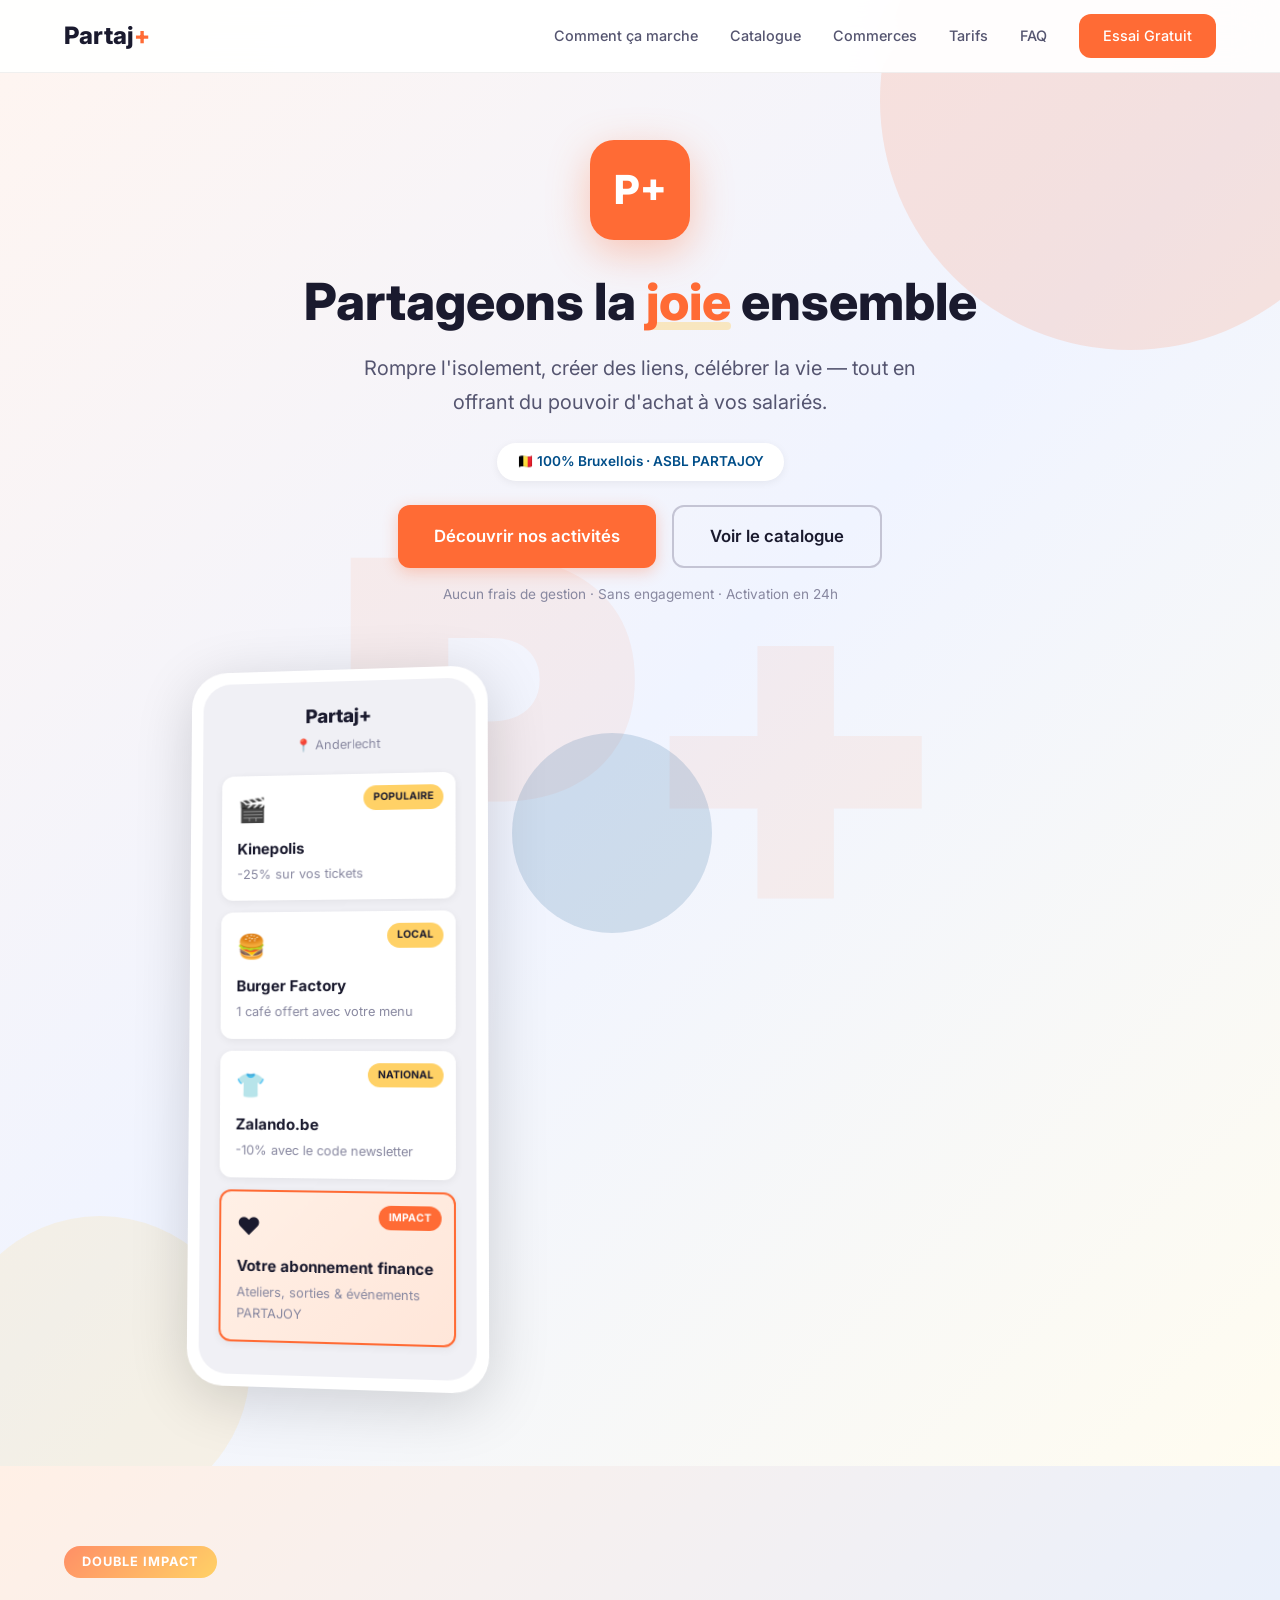
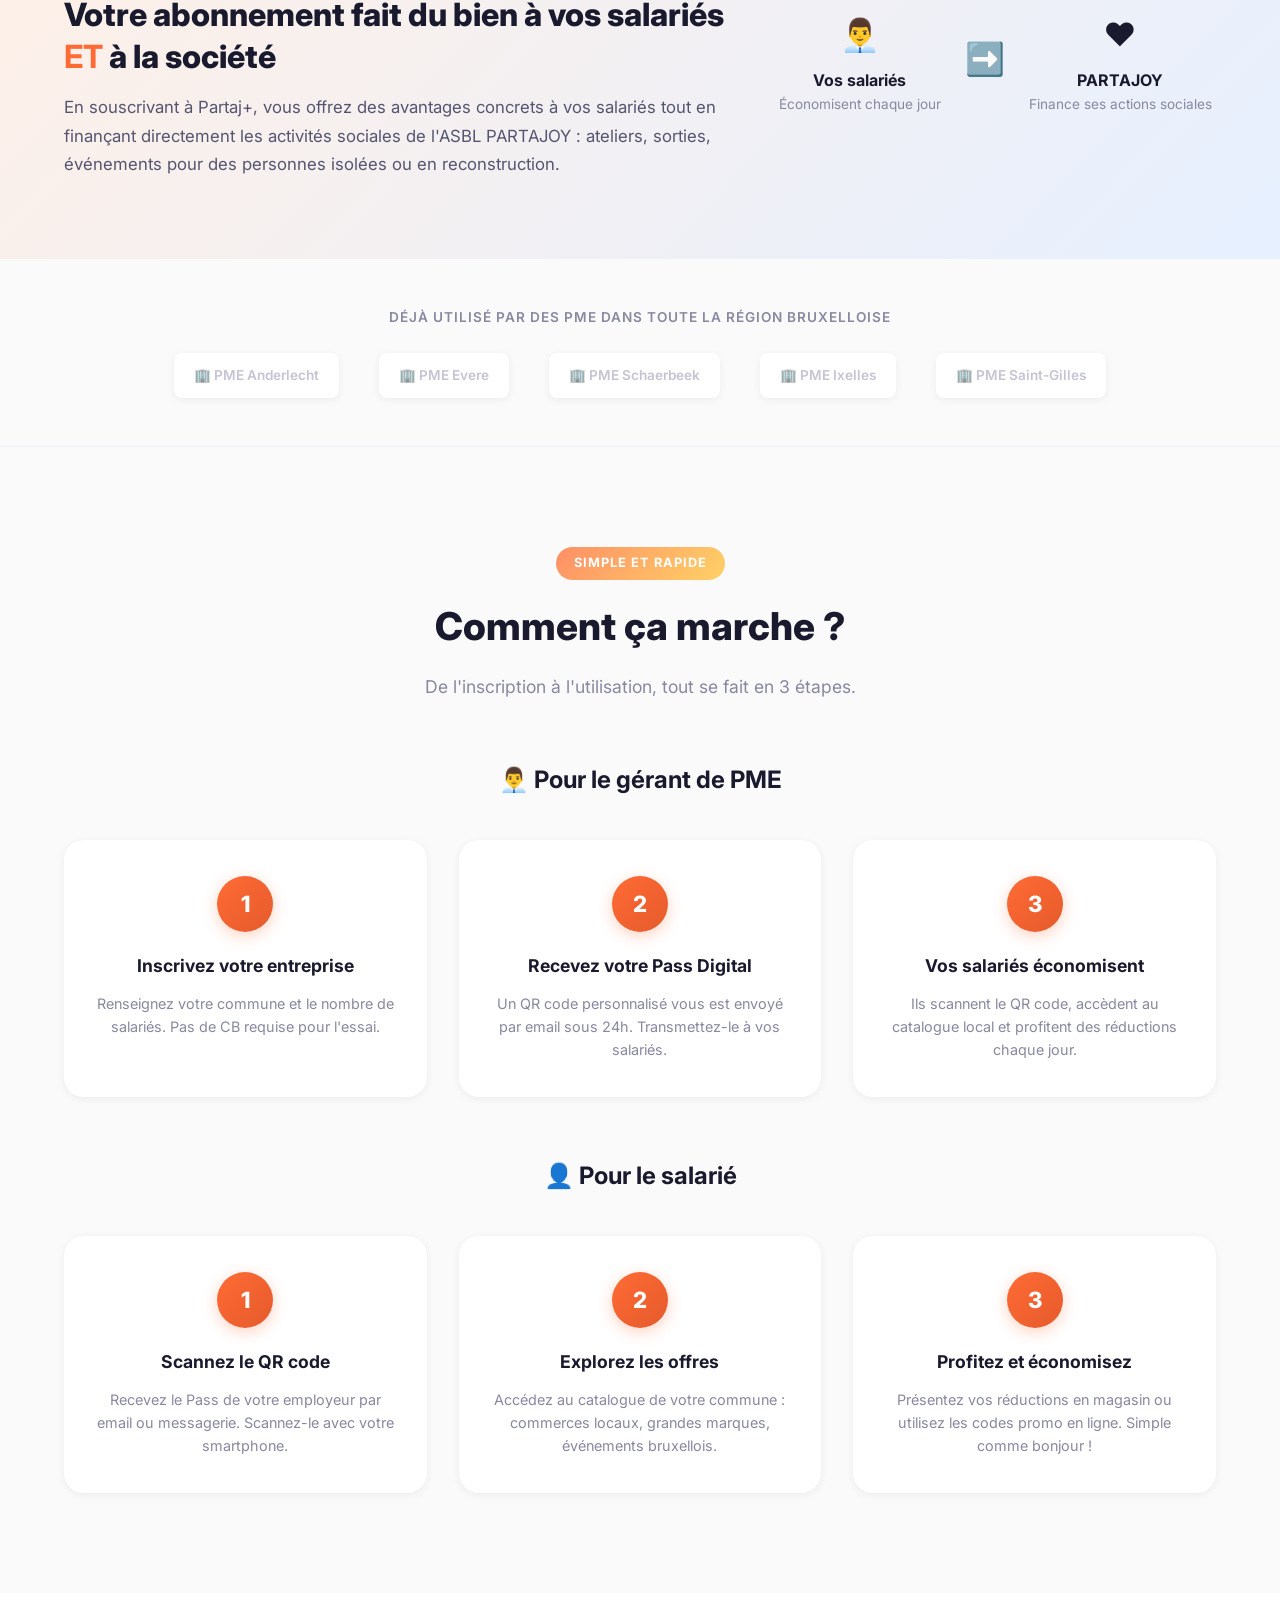
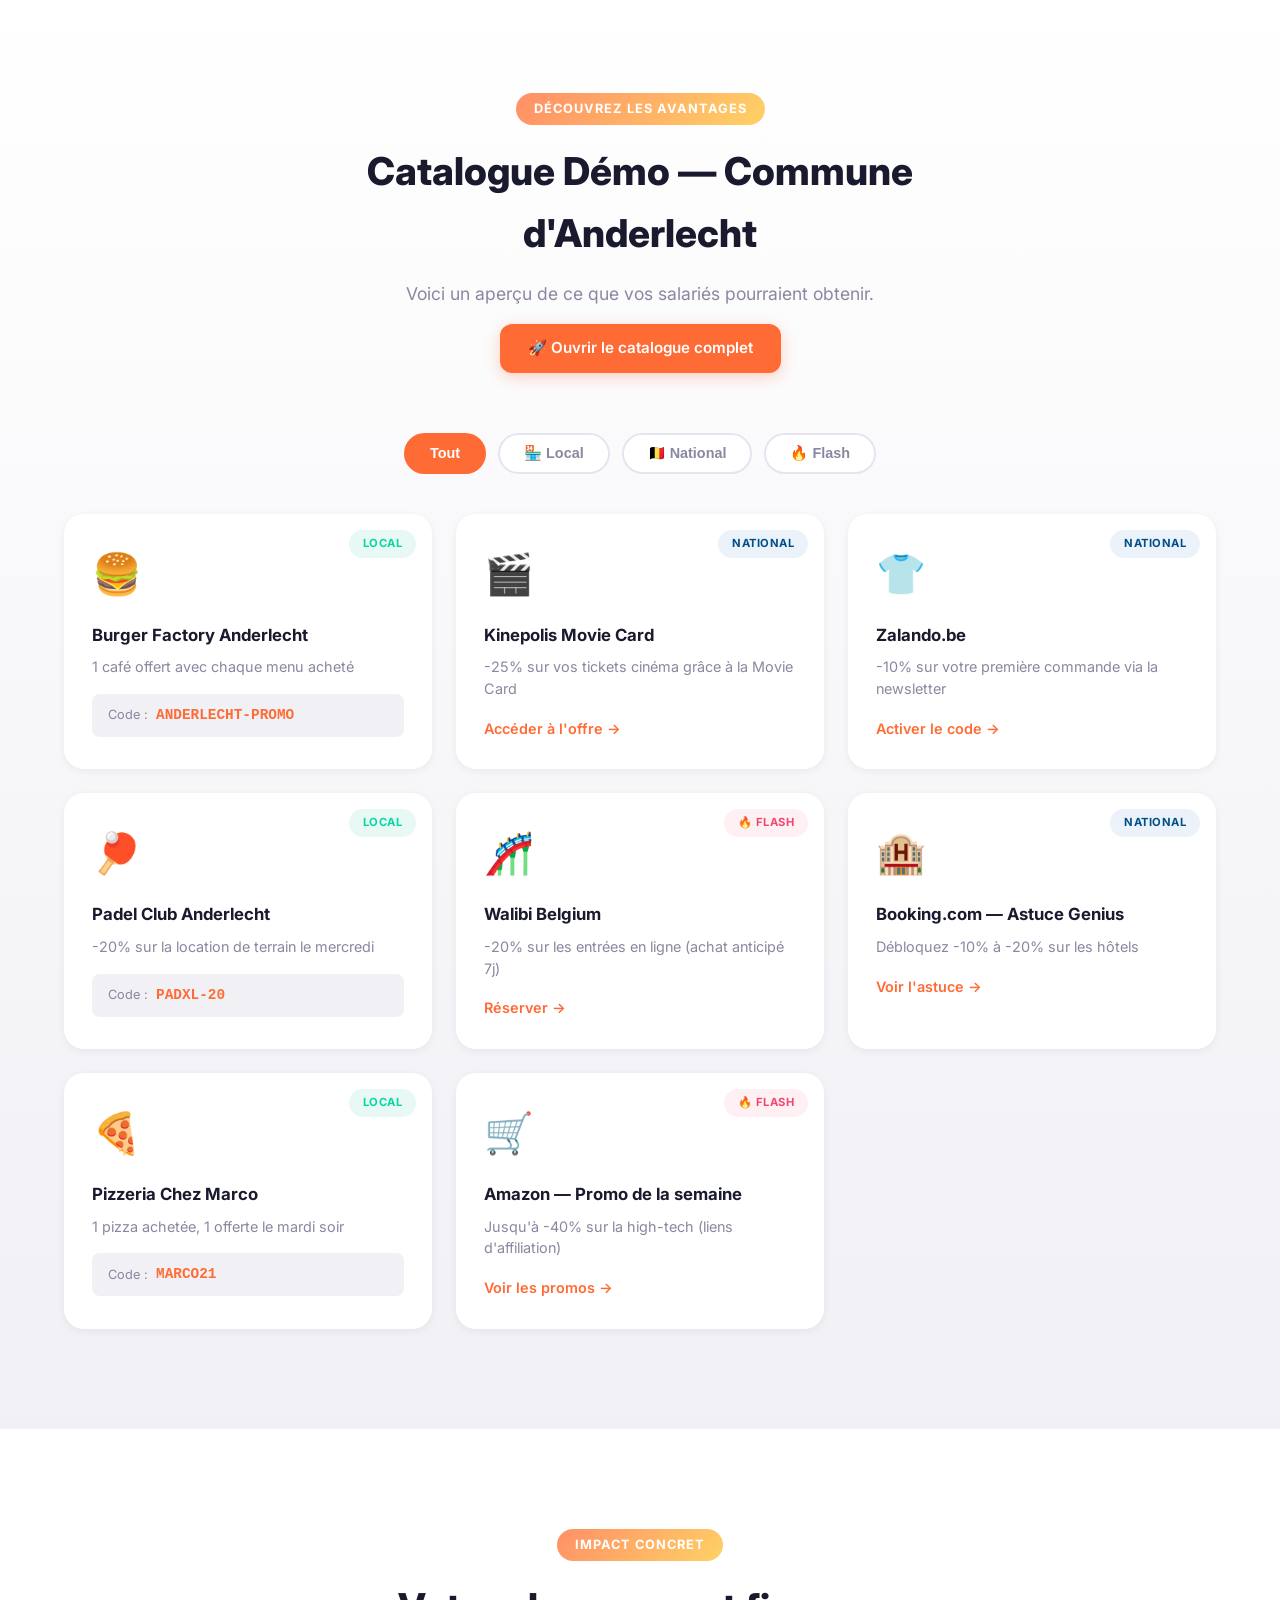
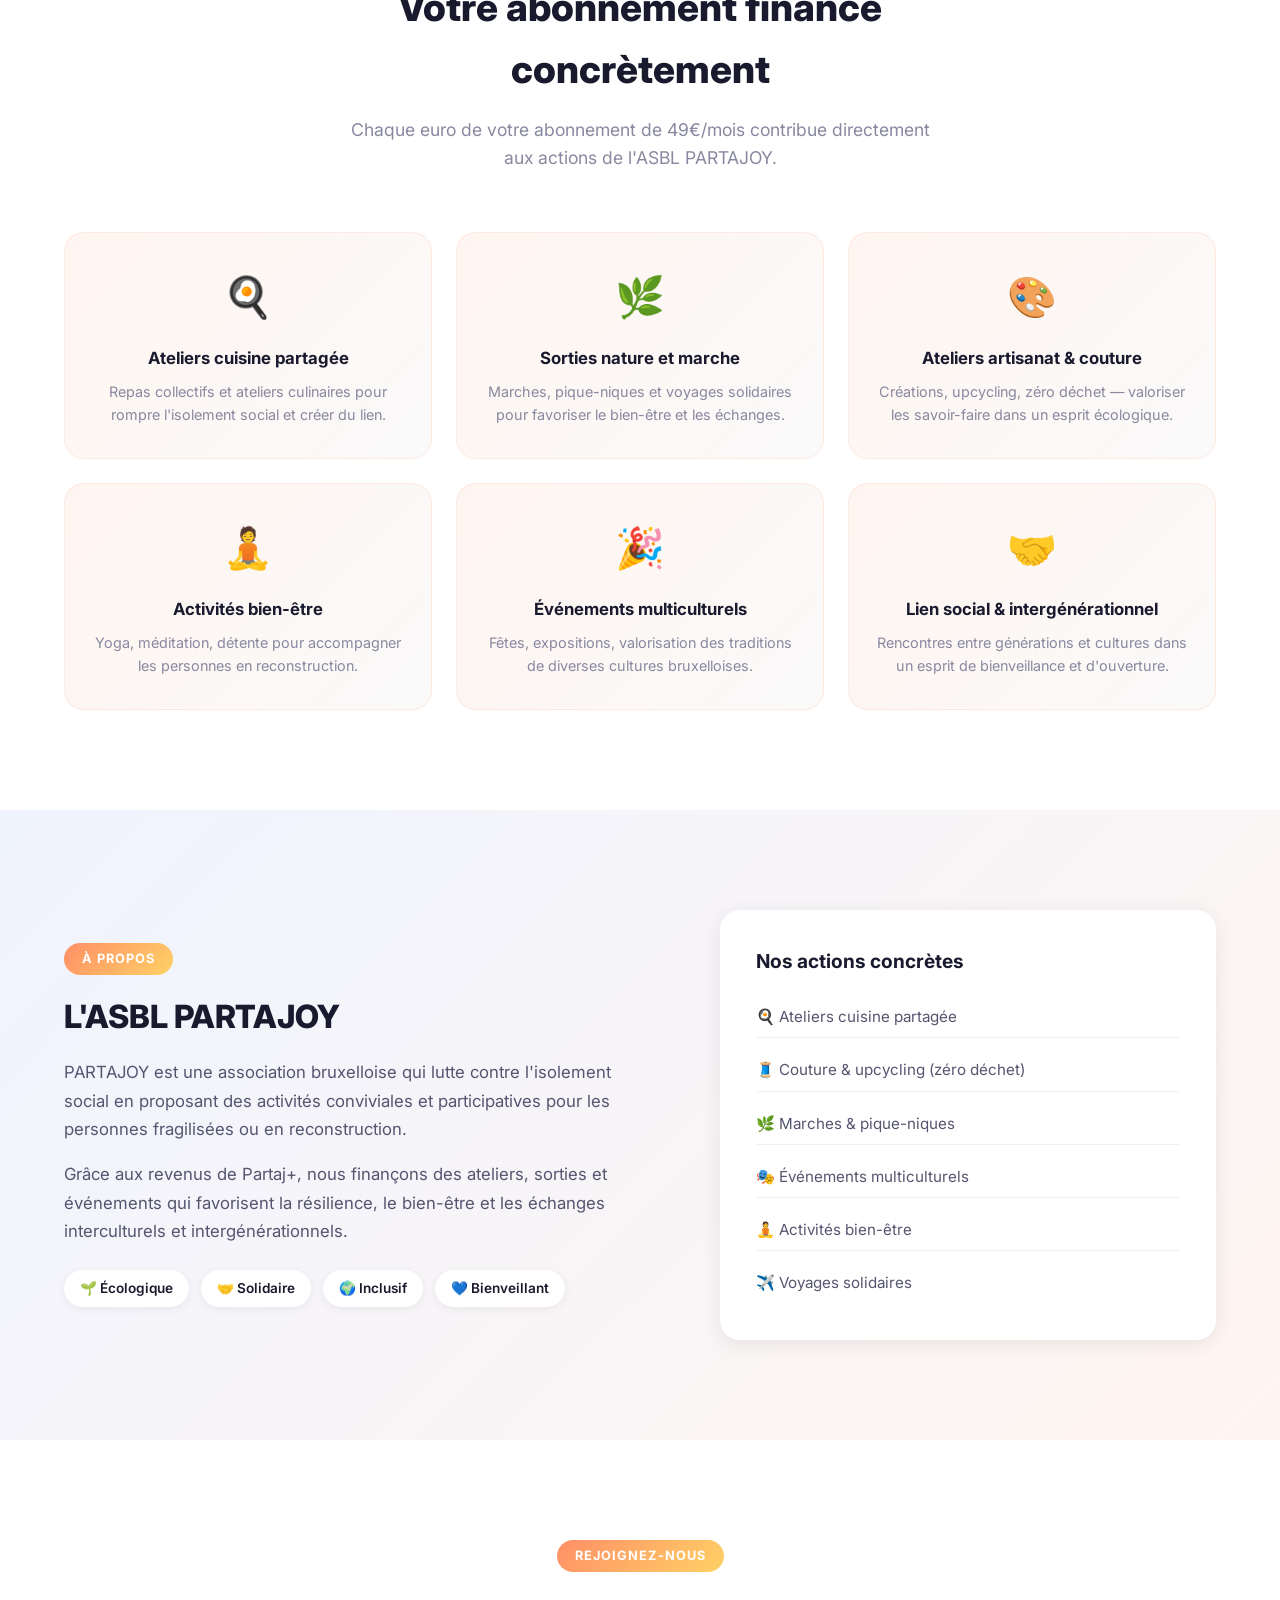
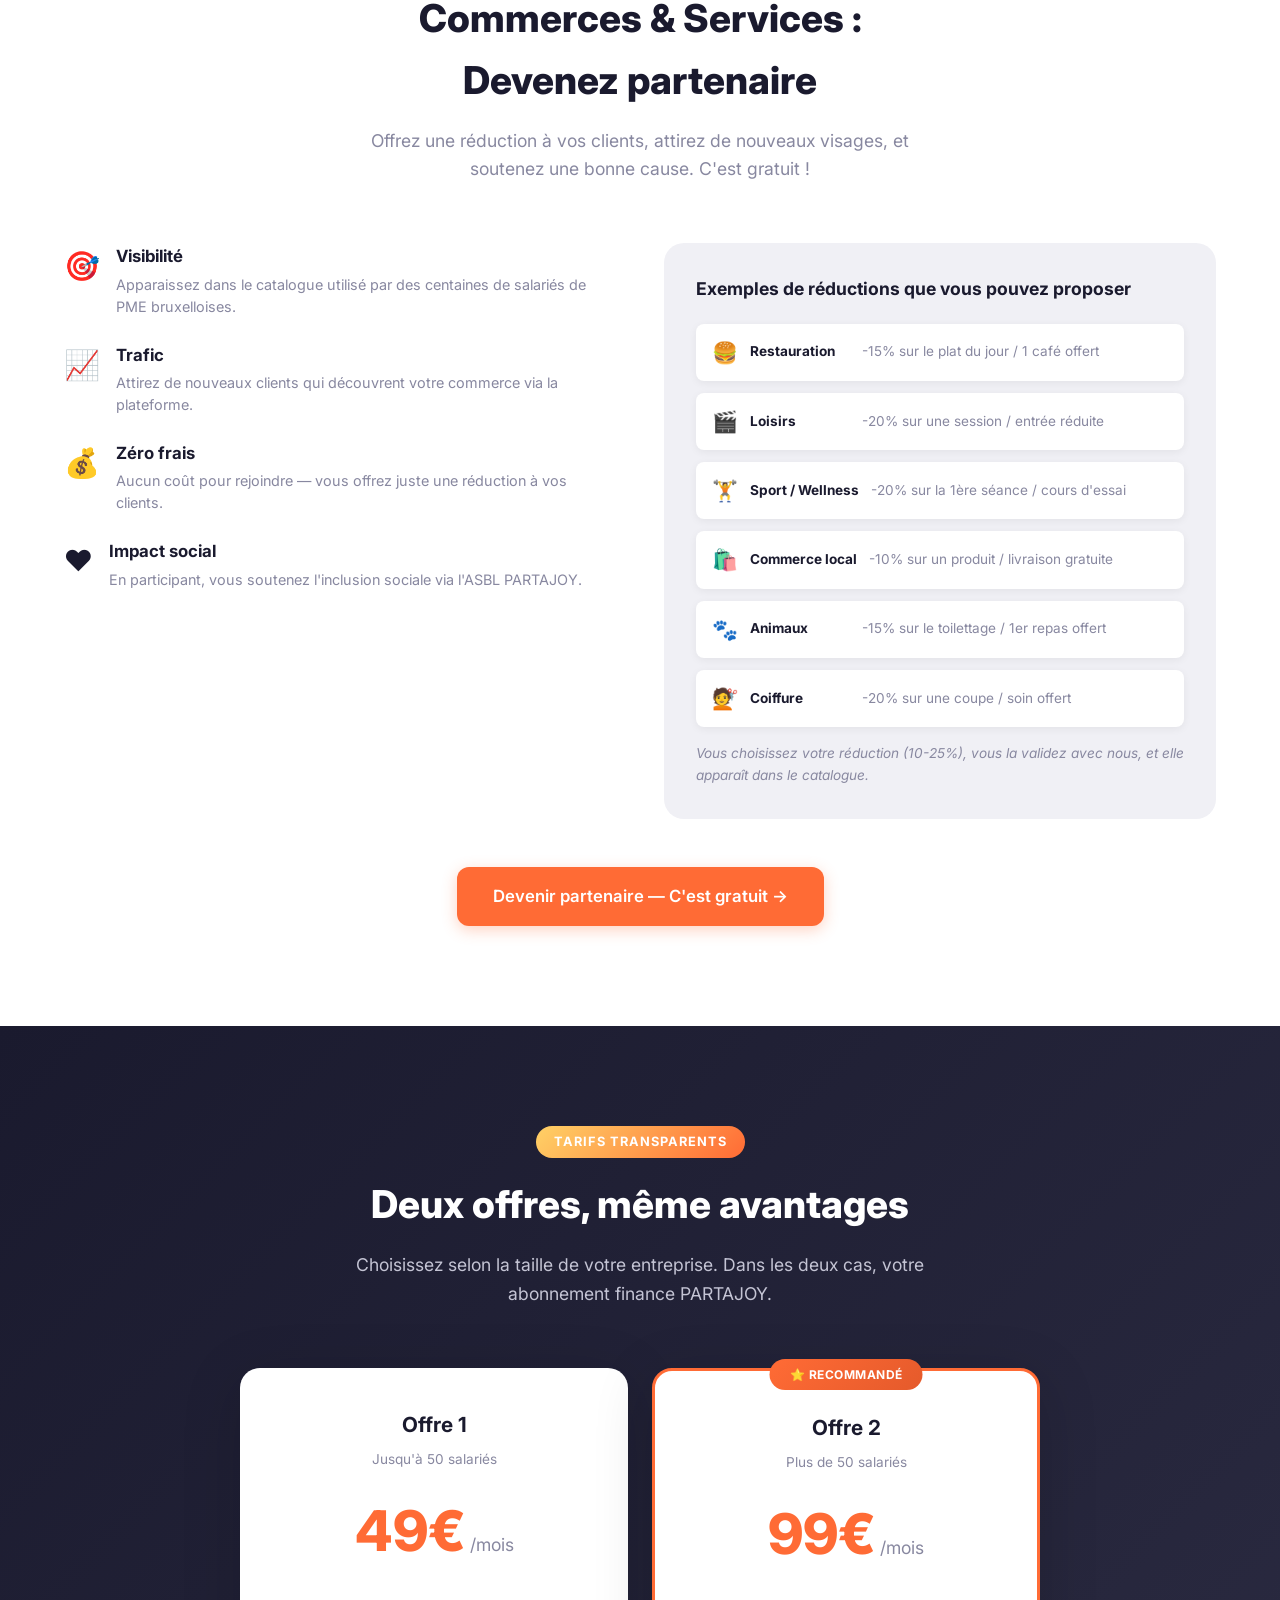
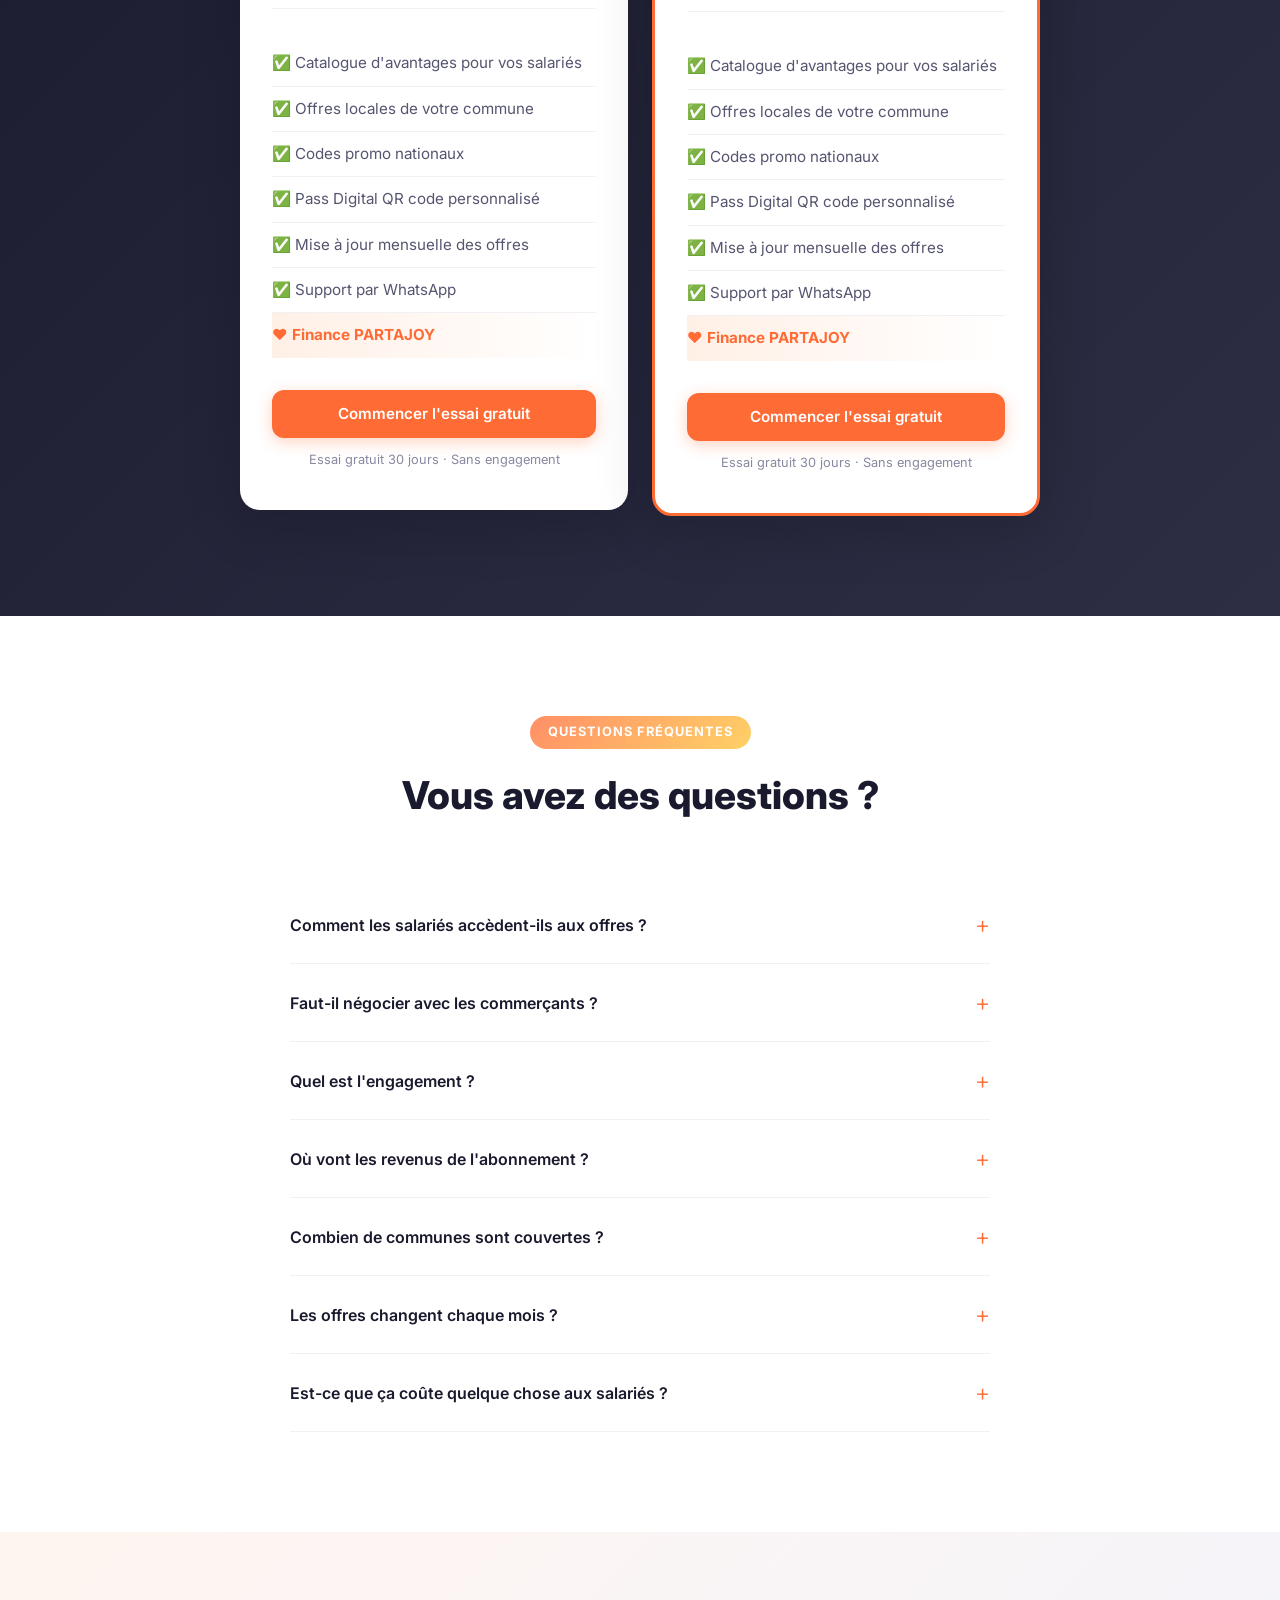
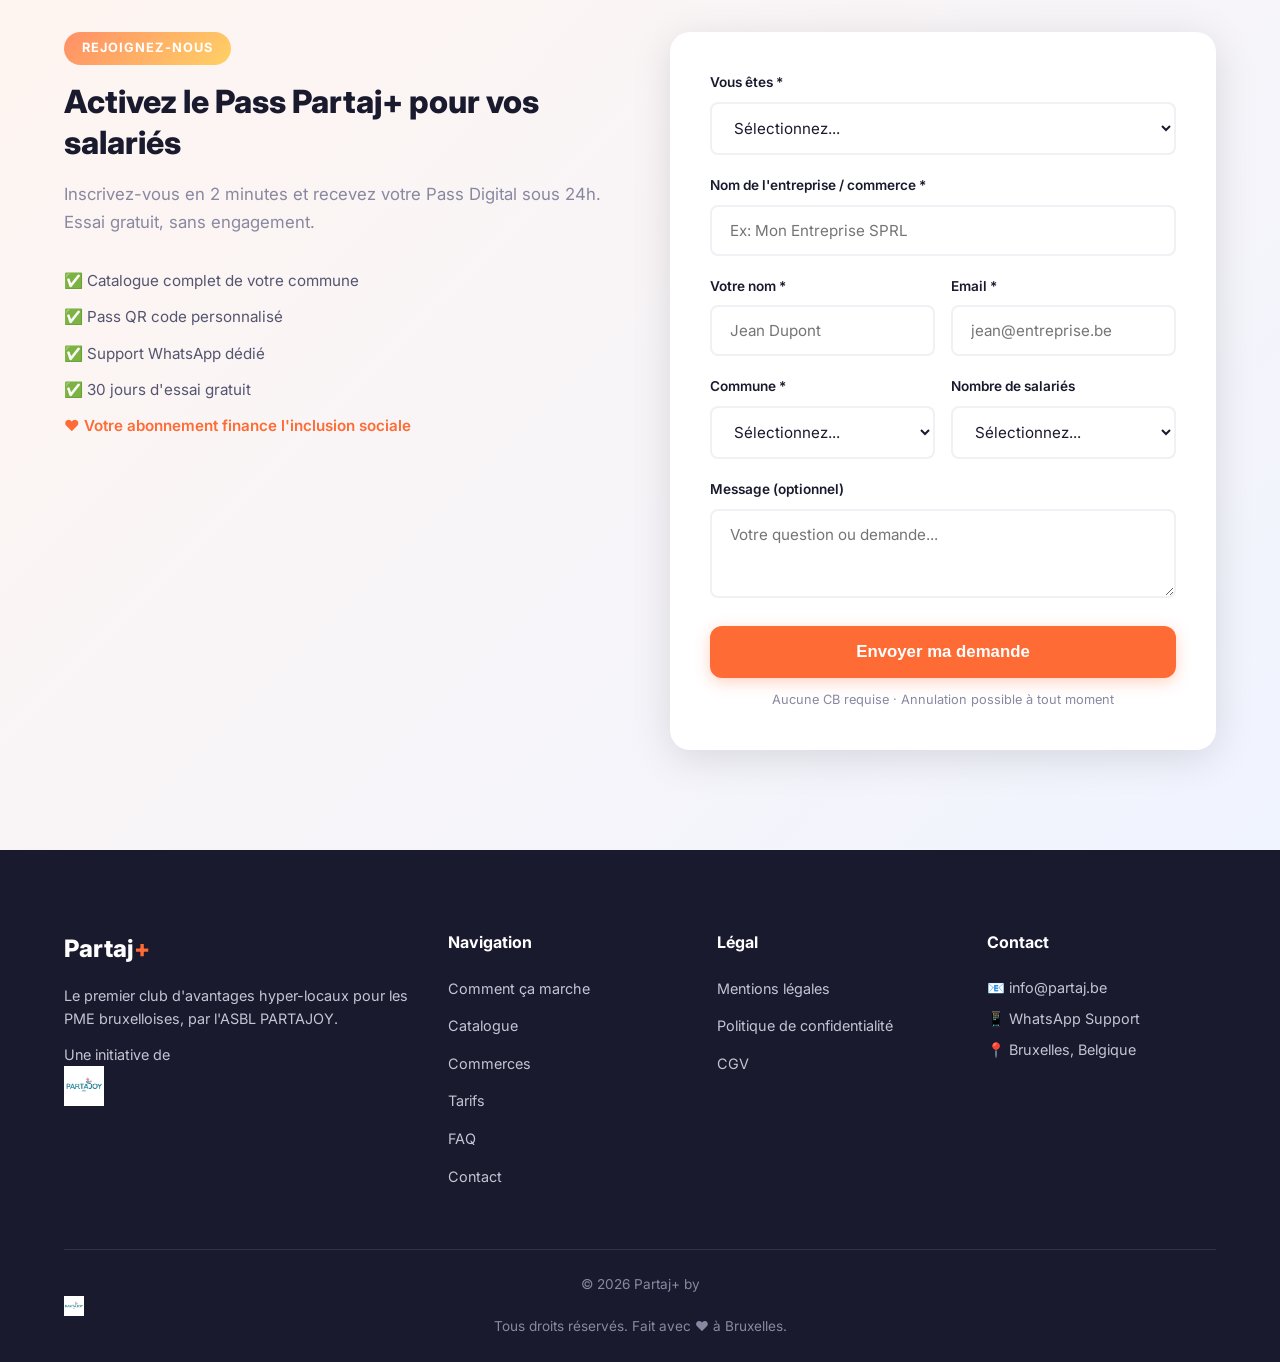
<file: index.html>
<!DOCTYPE html>
<html lang="fr">
<head>
    <meta charset="UTF-8">
    <meta name="viewport" content="width=device-width, initial-scale=1.0">
    <title>Partaj+ — Avantages Salariés & Impact Social par PARTAJOY</title>
    <meta name="description" content="Le premier club d'avantages hyper-locaux qui permet aux PME bruxelloises d'offrir du pouvoir d'achat à leurs salariés tout en finançant l'inclusion sociale via l'ASBL PARTAJOY.">
    <link rel="stylesheet" href="style.css">
    <link rel="preconnect" href="https://fonts.googleapis.com">
    <link rel="preconnect" href="https://fonts.gstatic.com" crossorigin>
    <link href="https://fonts.googleapis.com/css2?family=Inter:wght@400;500;600;700;800&display=swap" rel="stylesheet">
</head>
<body>

    <!-- NAVIGATION -->
    <nav class="navbar">
        <div class="container nav-container">
            <a href="#" class="logo">Partaj<span>+</span></a>
            <button class="nav-toggle" aria-label="Menu" id="navToggle">
                <span></span><span></span><span></span>
            </button>
            <ul class="nav-links" id="navLinks">
                <li><a href="#comment-ca-marche">Comment ça marche</a></li>
                <li><a href="#catalogue">Catalogue</a></li>
                <li><a href="#commerces">Commerces</a></li>
                <li><a href="#tarifs">Tarifs</a></li>
                <li><a href="#faq">FAQ</a></li>
                <li><a href="#contact" class="btn btn-nav">Essai Gratuit</a></li>
            </ul>
        </div>
    </nav>

    <!-- HERO -->
    <header class="hero" id="hero">
        <div class="container hero-container">
            <div class="hero-content hero-centered">
                <div class="hero-logo-large">P+</div>
                <h1 class="hero-slogan-big">Partageons la <span class="highlight">joie</span> ensemble</h1>
                <p class="hero-subtitle">Rompre l'isolement, créer des liens, célébrer la vie — tout en offrant du pouvoir d'achat à vos salariés.</p>
                <span class="hero-badge">🇧🇪 100% Bruxellois · ASBL PARTAJOY</span>
                <div class="hero-cta">
                    <a href="#contact" class="btn btn-primary btn-lg">Découvrir nos activités</a>
                    <a href="app.html" target="_blank" class="btn btn-outline btn-lg">Voir le catalogue</a>
                </div>
                <p class="hero-note">Aucun frais de gestion · Sans engagement · Activation en 24h</p>
            </div>
            <div class="hero-visual">
                <div class="phone-mockup">
                    <div class="phone-screen">
                        <div class="phone-header">
                            <div class="phone-logo">Partaj+</div>
                            <div class="phone-commune">📍 Anderlecht</div>
                        </div>
                        <div class="phone-card">
                            <div class="phone-card-icon">🎬</div>
                            <div class="phone-card-title">Kinepolis</div>
                            <div class="phone-card-desc">-25% sur vos tickets</div>
                            <div class="phone-card-tag">Populaire</div>
                        </div>
                        <div class="phone-card">
                            <div class="phone-card-icon">🍔</div>
                            <div class="phone-card-title">Burger Factory</div>
                            <div class="phone-card-desc">1 café offert avec votre menu</div>
                            <div class="phone-card-tag">Local</div>
                        </div>
                        <div class="phone-card">
                            <div class="phone-card-icon">👕</div>
                            <div class="phone-card-title">Zalando.be</div>
                            <div class="phone-card-desc">-10% avec le code newsletter</div>
                            <div class="phone-card-tag">National</div>
                        </div>
                        <div class="phone-card phone-card-impact">
                            <div class="phone-card-icon">❤️</div>
                            <div class="phone-card-title">Votre abonnement finance</div>
                            <div class="phone-card-desc">Ateliers, sorties & événements PARTAJOY</div>
                            <div class="phone-card-tag impact">Impact</div>
                        </div>
                    </div>
                </div>
            </div>
        </div>
        <div class="hero-bg-shapes">
            <div class="shape shape-1"></div>
            <div class="shape shape-2"></div>
            <div class="shape shape-3"></div>
        </div>
    </header>

    <!-- DOUBLE IMPACT -->
    <section class="double-impact">
        <div class="container">
            <div class="impact-banner">
                <div class="impact-content">
                    <span class="section-tag">Double impact</span>
                    <h2>Votre abonnement fait du bien à vos salariés <strong>ET</strong> à la société</h2>
                    <p>En souscrivant à Partaj+, vous offrez des avantages concrets à vos salariés tout en finançant directement les activités sociales de l'ASBL PARTAJOY : ateliers, sorties, événements pour des personnes isolées ou en reconstruction.</p>
                </div>
                <div class="impact-stats">
                    <div class="stat-item">
                        <span class="stat-icon">👨‍💼</span>
                        <span class="stat-label">Vos salariés</span>
                        <span class="stat-desc">Économisent chaque jour</span>
                    </div>
                    <div class="stat-item">
                        <span class="stat-icon">➡️</span>
                    </div>
                    <div class="stat-item">
                        <span class="stat-icon">❤️</span>
                        <span class="stat-label">PARTAJOY</span>
                        <span class="stat-desc">Finance ses actions sociales</span>
                    </div>
                </div>
            </div>
        </div>
    </section>

    <!-- LOGOS / PREUVE SOCIALE -->
    <section class="social-proof">
        <div class="container">
            <p class="social-proof-text">Déjà utilisé par des PME dans toute la région bruxelloise</p>
            <div class="logos-row">
                <span class="logo-placeholder">🏢 PME Anderlecht</span>
                <span class="logo-placeholder">🏢 PME Evere</span>
                <span class="logo-placeholder">🏢 PME Schaerbeek</span>
                <span class="logo-placeholder">🏢 PME Ixelles</span>
                <span class="logo-placeholder">🏢 PME Saint-Gilles</span>
            </div>
        </div>
    </section>

    <!-- COMMENT CA MARCHE -->
    <section class="how-it-works" id="comment-ca-marche">
        <div class="container">
            <div class="section-header">
                <span class="section-tag">Simple et rapide</span>
                <h2>Comment ça marche ?</h2>
                <p>De l'inscription à l'utilisation, tout se fait en 3 étapes.</p>
            </div>

            <!-- Pour le patron -->
            <div class="how-section">
                <h3 class="how-section-title">👨‍💼 Pour le gérant de PME</h3>
                <div class="steps-grid">
                    <div class="step-card">
                        <div class="step-number">1</div>
                        <h4>Inscrivez votre entreprise</h4>
                        <p>Renseignez votre commune et le nombre de salariés. Pas de CB requise pour l'essai.</p>
                    </div>
                    <div class="step-card">
                        <div class="step-number">2</div>
                        <h4>Recevez votre Pass Digital</h4>
                        <p>Un QR code personnalisé vous est envoyé par email sous 24h. Transmettez-le à vos salariés.</p>
                    </div>
                    <div class="step-card">
                        <div class="step-number">3</div>
                        <h4>Vos salariés économisent</h4>
                        <p>Ils scannent le QR code, accèdent au catalogue local et profitent des réductions chaque jour.</p>
                    </div>
                </div>
            </div>

            <!-- Pour le salarie -->
            <div class="how-section">
                <h3 class="how-section-title">👤 Pour le salarié</h3>
                <div class="steps-grid">
                    <div class="step-card">
                        <div class="step-number">1</div>
                        <h4>Scannez le QR code</h4>
                        <p>Recevez le Pass de votre employeur par email ou messagerie. Scannez-le avec votre smartphone.</p>
                    </div>
                    <div class="step-card">
                        <div class="step-number">2</div>
                        <h4>Explorez les offres</h4>
                        <p>Accédez au catalogue de votre commune : commerces locaux, grandes marques, événements bruxellois.</p>
                    </div>
                    <div class="step-card">
                        <div class="step-number">3</div>
                        <h4>Profitez et économisez</h4>
                        <p>Présentez vos réductions en magasin ou utilisez les codes promo en ligne. Simple comme bonjour !</p>
                    </div>
                </div>
            </div>
        </div>
    </section>

    <!-- CATALOGUE DEMO -->
    <section class="catalogue" id="catalogue">
        <div class="container">
            <div class="section-header">
                <span class="section-tag">Découvrez les avantages</span>
                <h2>Catalogue Démo — Commune d'Anderlecht</h2>
                <p>Voici un aperçu de ce que vos salariés pourraient obtenir.</p>
                <a href="app.html" target="_blank" class="btn btn-primary" style="margin-top: 16px; display: inline-flex; align-items: center; gap: 8px;">
                    🚀 Ouvrir le catalogue complet
                </a>
            </div>

            <!-- Filtres -->
            <div class="catalogue-filters">
                <button class="filter-btn active" data-filter="all">Tout</button>
                <button class="filter-btn" data-filter="local">🏪 Local</button>
                <button class="filter-btn" data-filter="national">🇧🇪 National</button>
                <button class="filter-btn" data-filter="flash">🔥 Flash</button>
            </div>

            <!-- Grille d'offres -->
            <div class="offers-grid">
                <!-- Offre locale -->
                <div class="offer-card" data-category="local">
                    <div class="offer-badge local">Local</div>
                    <div class="offer-icon">🍔</div>
                    <h4>Burger Factory Anderlecht</h4>
                    <p class="offer-desc">1 café offert avec chaque menu acheté</p>
                    <div class="offer-code">
                        <span>Code :</span>
                        <code>ANDERLECHT-PROMO</code>
                    </div>
                </div>

                <!-- Offre nationale -->
                <div class="offer-card" data-category="national">
                    <div class="offer-badge national">National</div>
                    <div class="offer-icon">🎬</div>
                    <h4>Kinepolis Movie Card</h4>
                    <p class="offer-desc">-25% sur vos tickets cinéma grâce à la Movie Card</p>
                    <a href="#" class="offer-link" target="_blank">Accéder à l'offre →</a>
                </div>

                <!-- Offre nationale -->
                <div class="offer-card" data-category="national">
                    <div class="offer-badge national">National</div>
                    <div class="offer-icon">👕</div>
                    <h4>Zalando.be</h4>
                    <p class="offer-desc">-10% sur votre première commande via la newsletter</p>
                    <a href="#" class="offer-link" target="_blank">Activer le code →</a>
                </div>

                <!-- Offre locale -->
                <div class="offer-card" data-category="local">
                    <div class="offer-badge local">Local</div>
                    <div class="offer-icon">🏓</div>
                    <h4>Padel Club Anderlecht</h4>
                    <p class="offer-desc">-20% sur la location de terrain le mercredi</p>
                    <div class="offer-code">
                        <span>Code :</span>
                        <code>PADXL-20</code>
                    </div>
                </div>

                <!-- Offre flash -->
                <div class="offer-card" data-category="flash">
                    <div class="offer-badge flash">🔥 Flash</div>
                    <div class="offer-icon">🎢</div>
                    <h4>Walibi Belgium</h4>
                    <p class="offer-desc">-20% sur les entrées en ligne (achat anticipé 7j)</p>
                    <a href="#" class="offer-link" target="_blank">Réserver →</a>
                </div>

                <!-- Offre nationale -->
                <div class="offer-card" data-category="national">
                    <div class="offer-badge national">National</div>
                    <div class="offer-icon">🏨</div>
                    <h4>Booking.com — Astuce Genius</h4>
                    <p class="offer-desc">Débloquez -10% à -20% sur les hôtels</p>
                    <a href="#" class="offer-link" target="_blank">Voir l'astuce →</a>
                </div>

                <!-- Offre locale -->
                <div class="offer-card" data-category="local">
                    <div class="offer-badge local">Local</div>
                    <div class="offer-icon">🍕</div>
                    <h4>Pizzeria Chez Marco</h4>
                    <p class="offer-desc">1 pizza achetée, 1 offerte le mardi soir</p>
                    <div class="offer-code">
                        <span>Code :</span>
                        <code>MARCO21</code>
                    </div>
                </div>

                <!-- Offre flash -->
                <div class="offer-card" data-category="flash">
                    <div class="offer-badge flash">🔥 Flash</div>
                    <div class="offer-icon">🛒</div>
                    <h4>Amazon — Promo de la semaine</h4>
                    <p class="offer-desc">Jusqu'à -40% sur la high-tech (liens d'affiliation)</p>
                    <a href="#" class="offer-link" target="_blank">Voir les promos →</a>
                </div>
            </div>
        </div>
    </section>

    <!-- IMPACT CONCRET -->
    <section class="impact-concrete">
        <div class="container">
            <div class="section-header">
                <span class="section-tag">Impact concret</span>
                <h2>Votre abonnement finance concrètement</h2>
                <p>Chaque euro de votre abonnement de 49€/mois contribue directement aux actions de l'ASBL PARTAJOY.</p>
            </div>
            <div class="impact-grid">
                <div class="impact-card">
                    <div class="impact-card-icon">🍳</div>
                    <h4>Ateliers cuisine partagée</h4>
                    <p>Repas collectifs et ateliers culinaires pour rompre l'isolement social et créer du lien.</p>
                </div>
                <div class="impact-card">
                    <div class="impact-card-icon">🌿</div>
                    <h4>Sorties nature et marche</h4>
                    <p>Marches, pique-niques et voyages solidaires pour favoriser le bien-être et les échanges.</p>
                </div>
                <div class="impact-card">
                    <div class="impact-card-icon">🎨</div>
                    <h4>Ateliers artisanat & couture</h4>
                    <p>Créations, upcycling, zéro déchet — valoriser les savoir-faire dans un esprit écologique.</p>
                </div>
                <div class="impact-card">
                    <div class="impact-card-icon">🧘</div>
                    <h4>Activités bien-être</h4>
                    <p>Yoga, méditation, détente pour accompagner les personnes en reconstruction.</p>
                </div>
                <div class="impact-card">
                    <div class="impact-card-icon">🎉</div>
                    <h4>Événements multiculturels</h4>
                    <p>Fêtes, expositions, valorisation des traditions de diverses cultures bruxelloises.</p>
                </div>
                <div class="impact-card">
                    <div class="impact-card-icon">🤝</div>
                    <h4>Lien social & intergénérationnel</h4>
                    <p>Rencontres entre générations et cultures dans un esprit de bienveillance et d'ouverture.</p>
                </div>
            </div>
        </div>
    </section>

    <!-- MISSION PARTAJOY -->
    <section class="mission">
        <div class="container">
            <div class="mission-wrapper">
                <div class="mission-content">
                    <span class="section-tag">À propos</span>
                    <h2>L'ASBL PARTAJOY</h2>
                    <p>PARTAJOY est une association bruxelloise qui lutte contre l'isolement social en proposant des activités conviviales et participatives pour les personnes fragilisées ou en reconstruction.</p>
                    <p>Grâce aux revenus de Partaj+, nous finançons des ateliers, sorties et événements qui favorisent la résilience, le bien-être et les échanges interculturels et intergénérationnels.</p>
                    <div class="mission-values">
                        <span class="value-tag">🌱 Écologique</span>
                        <span class="value-tag">🤝 Solidaire</span>
                        <span class="value-tag">🌍 Inclusif</span>
                        <span class="value-tag">💙 Bienveillant</span>
                    </div>
                </div>
                <div class="mission-visual">
                    <div class="mission-card">
                        <h4>Nos actions concrètes</h4>
                        <ul class="mission-list">
                            <li>🍳 Ateliers cuisine partagée</li>
                            <li>🧵 Couture & upcycling (zéro déchet)</li>
                            <li>🌿 Marches & pique-niques</li>
                            <li>🎭 Événements multiculturels</li>
                            <li>🧘 Activités bien-être</li>
                            <li>✈️ Voyages solidaires</li>
                        </ul>
                    </div>
                </div>
            </div>
        </div>
    </section>

    <!-- POUR LES COMMERCES -->
    <section class="commerces" id="commerces">
        <div class="container">
            <div class="section-header">
                <span class="section-tag">Rejoignez-nous</span>
                <h2>Commerces & Services : Devenez partenaire</h2>
                <p>Offrez une réduction à vos clients, attirez de nouveaux visages, et soutenez une bonne cause. C'est gratuit !</p>
            </div>

            <div class="commerces-grid">
                <!-- Avantages -->
                <div class="commerces-advantages">
                    <div class="commerce-advantage">
                        <div class="advantage-icon">🎯</div>
                        <div class="advantage-text">
                            <h4>Visibilité</h4>
                            <p>Apparaissez dans le catalogue utilisé par des centaines de salariés de PME bruxelloises.</p>
                        </div>
                    </div>
                    <div class="commerce-advantage">
                        <div class="advantage-icon">📈</div>
                        <div class="advantage-text">
                            <h4>Trafic</h4>
                            <p>Attirez de nouveaux clients qui découvrent votre commerce via la plateforme.</p>
                        </div>
                    </div>
                    <div class="commerce-advantage">
                        <div class="advantage-icon">💰</div>
                        <div class="advantage-text">
                            <h4>Zéro frais</h4>
                            <p>Aucun coût pour rejoindre — vous offrez juste une réduction à vos clients.</p>
                        </div>
                    </div>
                    <div class="commerce-advantage">
                        <div class="advantage-icon">❤️</div>
                        <div class="advantage-text">
                            <h4>Impact social</h4>
                            <p>En participant, vous soutenez l'inclusion sociale via l'ASBL PARTAJOY.</p>
                        </div>
                    </div>
                </div>

                <!-- Exemples de réductions -->
                <div class="commerces-examples">
                    <h3>Exemples de réductions que vous pouvez proposer</h3>
                    <div class="examples-grid">
                        <div class="example-item">
                            <span class="example-emoji">🍔</span>
                            <span class="example-type">Restauration</span>
                            <span class="example-offer">-15% sur le plat du jour / 1 café offert</span>
                        </div>
                        <div class="example-item">
                            <span class="example-emoji">🎬</span>
                            <span class="example-type">Loisirs</span>
                            <span class="example-offer">-20% sur une session / entrée réduite</span>
                        </div>
                        <div class="example-item">
                            <span class="example-emoji">🏋️</span>
                            <span class="example-type">Sport / Wellness</span>
                            <span class="example-offer">-20% sur la 1ère séance / cours d'essai</span>
                        </div>
                        <div class="example-item">
                            <span class="example-emoji">🛍️</span>
                            <span class="example-type">Commerce local</span>
                            <span class="example-offer">-10% sur un produit / livraison gratuite</span>
                        </div>
                        <div class="example-item">
                            <span class="example-emoji">🐾</span>
                            <span class="example-type">Animaux</span>
                            <span class="example-offer">-15% sur le toilettage / 1er repas offert</span>
                        </div>
                        <div class="example-item">
                            <span class="example-emoji">💇</span>
                            <span class="example-type">Coiffure</span>
                            <span class="example-offer">-20% sur une coupe / soin offert</span>
                        </div>
                    </div>
                    <p class="examples-note">Vous choisissez votre réduction (10-25%), vous la validez avec nous, et elle apparaît dans le catalogue.</p>
                </div>
            </div>

            <div class="commerces-cta">
                <a href="#contact" class="btn btn-primary btn-lg">Devenir partenaire — C'est gratuit →</a>
            </div>
        </div>
    </section>

    <!-- TARIFS -->
    <section class="pricing" id="tarifs">
        <div class="container">
            <div class="section-header">
                <span class="section-tag">Tarifs transparents</span>
                <h2>Deux offres, même avantages</h2>
                <p>Choisissez selon la taille de votre entreprise. Dans les deux cas, votre abonnement finance PARTAJOY.</p>
            </div>
            <div class="pricing-cards pricing-cards-2">
                <!-- OFFRE 1 -->
                <div class="pricing-card">
                    <div class="pricing-header">
                        <h3>Offre 1</h3>
                        <p class="pricing-subtitle">Jusqu'à 50 salariés</p>
                        <div class="pricing-price">
                            <span class="price-amount">49€</span>
                            <span class="price-period">/mois</span>
                        </div>
                    </div>
                    <ul class="pricing-features">
                        <li>✅ Catalogue d'avantages pour vos salariés</li>
                        <li>✅ Offres locales de votre commune</li>
                        <li>✅ Codes promo nationaux</li>
                        <li>✅ Pass Digital QR code personnalisé</li>
                        <li>✅ Mise à jour mensuelle des offres</li>
                        <li>✅ Support par WhatsApp</li>
                        <li class="feature-impact">❤️ Finance PARTAJOY</li>
                    </ul>
                    <a href="#contact" class="btn btn-primary btn-block">Commencer l'essai gratuit</a>
                    <p class="pricing-note">Essai gratuit 30 jours · Sans engagement</p>
                </div>

                <!-- OFFRE 2 -->
                <div class="pricing-card pricing-card-featured">
                    <div class="pricing-badge featured">⭐ Recommandé</div>
                    <div class="pricing-header">
                        <h3>Offre 2</h3>
                        <p class="pricing-subtitle">Plus de 50 salariés</p>
                        <div class="pricing-price">
                            <span class="price-amount">99€</span>
                            <span class="price-period">/mois</span>
                        </div>
                    </div>
                    <ul class="pricing-features">
                        <li>✅ Catalogue d'avantages pour vos salariés</li>
                        <li>✅ Offres locales de votre commune</li>
                        <li>✅ Codes promo nationaux</li>
                        <li>✅ Pass Digital QR code personnalisé</li>
                        <li>✅ Mise à jour mensuelle des offres</li>
                        <li>✅ Support par WhatsApp</li>
                        <li class="feature-impact">❤️ Finance PARTAJOY</li>
                    </ul>
                    <a href="#contact" class="btn btn-primary btn-block">Commencer l'essai gratuit</a>
                    <p class="pricing-note">Essai gratuit 30 jours · Sans engagement</p>
                </div>
            </div>
        </div>
    </section>

    <!-- FAQ -->
    <section class="faq" id="faq">
        <div class="container">
            <div class="section-header">
                <span class="section-tag">Questions fréquentes</span>
                <h2>Vous avez des questions ?</h2>
            </div>
            <div class="faq-list">
                <div class="faq-item">
                    <button class="faq-question" aria-expanded="false">
                        <span>Comment les salariés accèdent-ils aux offres ?</span>
                        <span class="faq-icon">+</span>
                    </button>
                    <div class="faq-answer">
                        <p>Le gérant reçoit un Pass Digital (QR code) par email. Il le transmet à ses salariés. En le scannant avec leur smartphone, ils accèdent instantanément au catalogue d'avantages de leur commune.</p>
                    </div>
                </div>
                <div class="faq-item">
                    <button class="faq-question" aria-expanded="false">
                        <span>Faut-il négocier avec les commerçants ?</span>
                        <span class="faq-icon">+</span>
                    </button>
                    <div class="faq-answer">
                        <p>Non, c'est notre travail ! Nous négocions les offres avec les commerces locaux et les grandes marques nationales. Vous n'avez rien à gérer côté commercial.</p>
                    </div>
                </div>
                <div class="faq-item">
                    <button class="faq-question" aria-expanded="false">
                        <span>Quel est l'engagement ?</span>
                        <span class="faq-icon">+</span>
                    </button>
                    <div class="faq-answer">
                        <p>Aucun engagement. Vous payez votre forfait mensuel et vous pouvez annuler à tout moment. L'essai de 30 jours est entièrement gratuit, sans CB requise. Deux tarifs : Essentiel (jusqu'à 75 salariés) à 49€/mois, Premium (plus de 75 salariés) à 99€/mois.</p>
                    </div>
                </div>
                <div class="faq-item">
                    <button class="faq-question" aria-expanded="false">
                        <span>Où vont les revenus de l'abonnement ?</span>
                        <span class="faq-icon">+</span>
                    </button>
                    <div class="faq-answer">
                        <p>100% des revenus sont reversés à l'ASBL PARTAJOY pour financer ses activités sociales : ateliers cuisine, sorties nature, événements multiculturels, activités bien-être pour des personnes isolées ou en reconstruction.</p>
                    </div>
                </div>
                <div class="faq-item">
                    <button class="faq-question" aria-expanded="false">
                        <span>Combien de communes sont couvertes ?</span>
                        <span class="faq-icon">+</span>
                    </button>
                    <div class="faq-answer">
                        <p>Nous lançons commune par commune à Bruxelles. Consultez notre page pour voir si la vôtre est déjà disponible. Sinon, contactez-nous pour accélérer le déploiement !</p>
                    </div>
                </div>
                <div class="faq-item">
                    <button class="faq-question" aria-expanded="false">
                        <span>Les offres changent chaque mois ?</span>
                        <span class="faq-icon">+</span>
                    </button>
                    <div class="faq-answer">
                        <p>Oui ! Le catalogue est mis à jour chaque mois : nouveaux codes promo, offres saisonnières, événements bruxellois, et exclusivités flash. Les offres locales des commerçants restent généralement permanentes.</p>
                    </div>
                </div>
                <div class="faq-item">
                    <button class="faq-question" aria-expanded="false">
                        <span>Est-ce que ça coûte quelque chose aux salariés ?</span>
                        <span class="faq-icon">+</span>
                    </button>
                    <div class="faq-answer">
                        <p>Non, c'est entièrement gratuit pour les salariés. L'abonnement est payé par l'employeur. Les salariés profitent des réductions sans aucun frais.</p>
                    </div>
                </div>
            </div>
        </div>
    </section>

    <!-- CONTACT -->
    <section class="contact" id="contact">
        <div class="container">
            <div class="contact-wrapper">
                <div class="contact-info">
                    <span class="section-tag">Rejoignez-nous</span>
                    <h2>Activez le Pass Partaj+ pour vos salariés</h2>
                    <p>Inscrivez-vous en 2 minutes et recevez votre Pass Digital sous 24h. Essai gratuit, sans engagement.</p>
                    <ul class="contact-list">
                        <li>✅ Catalogue complet de votre commune</li>
                        <li>✅ Pass QR code personnalisé</li>
                        <li>✅ Support WhatsApp dédié</li>
                        <li>✅ 30 jours d'essai gratuit</li>
                        <li class="contact-list-impact">❤️ Votre abonnement finance l'inclusion sociale</li>
                    </ul>
                </div>
                <form class="contact-form" id="contactForm">
                    <div class="form-group">
                        <label for="contact-type">Vous êtes *</label>
                        <select id="contact-type" name="contact-type" required>
                            <option value="">Sélectionnez...</option>
                            <option value="pme">PME — Je veux un Pass pour mes salariés</option>
                            <option value="commerce">Commerce/Service — Je veux devenir partenaire</option>
                        </select>
                    </div>
                    <div class="form-group">
                        <label for="company">Nom de l'entreprise / commerce *</label>
                        <input type="text" id="company" name="company" required placeholder="Ex: Mon Entreprise SPRL">
                    </div>
                    <div class="form-row">
                        <div class="form-group">
                            <label for="name">Votre nom *</label>
                            <input type="text" id="name" name="name" required placeholder="Jean Dupont">
                        </div>
                        <div class="form-group">
                            <label for="email">Email *</label>
                            <input type="email" id="email" name="email" required placeholder="jean@entreprise.be">
                        </div>
                    </div>
                    <div class="form-row">
                        <div class="form-group">
                            <label for="commune">Commune *</label>
                            <select id="commune" name="commune" required>
                                <option value="">Sélectionnez...</option>
                                <option>Anderlecht</option>
                                <option>Evere</option>
                                <option>Schaerbeek</option>
                                <option>Ixelles</option>
                                <option>Saint-Gilles</option>
                                <option>Uccle</option>
                                <option>Forest</option>
                                <option>Molenbeek</option>
                                <option>Jette</option>
                                <option>Ganshoren</option>
                                <option>Berchem-Sainte-Agathe</option>
                                <option>Grimbergen</option>
                                <option>Vilvoorde</option>
                                <option>Machelen</option>
                                <option>Zaventem</option>
                                <option>Autre</option>
                            </select>
                        </div>
                        <div class="form-group">
                            <label for="employees">Nombre de salariés</label>
                            <select id="employees" name="employees">
                                <option value="">Sélectionnez...</option>
                                <option>1-10</option>
                                <option>11-25</option>
                                <option>26-50</option>
                                <option>50+</option>
                            </select>
                        </div>
                    </div>
                    <div class="form-group">
                        <label for="message">Message (optionnel)</label>
                        <textarea id="message" name="message" rows="3" placeholder="Votre question ou demande..."></textarea>
                    </div>
                    <button type="submit" class="btn btn-primary btn-block btn-lg">Envoyer ma demande</button>
                    <p class="form-note">Aucune CB requise · Annulation possible à tout moment</p>
                </form>
            </div>
        </div>
    </section>

    <!-- FOOTER -->
    <footer class="footer">
        <div class="container">
            <div class="footer-grid">
                <div class="footer-brand">
                    <a href="#" class="logo">Partaj<span>+</span></a>
                    <p>Le premier club d'avantages hyper-locaux pour les PME bruxelloises, par l'ASBL PARTAJOY.</p>
                    <p class="footer-asbl">Une initiative de <a href="https://lahouch.github.io/partajoy/" target="_blank"><img src="logos/logo-partajoy.png" alt="PARTAJOY asbl" style="height: 40px; vertical-align: middle;"></a></p>
                </div>
                <div class="footer-links">
                    <h4>Navigation</h4>
                    <ul>
                        <li><a href="#comment-ca-marche">Comment ça marche</a></li>
                        <li><a href="#catalogue">Catalogue</a></li>
                        <li><a href="#commerces">Commerces</a></li>
                        <li><a href="#tarifs">Tarifs</a></li>
                        <li><a href="#faq">FAQ</a></li>
                        <li><a href="#contact">Contact</a></li>
                    </ul>
                </div>
                <div class="footer-links">
                    <h4>Légal</h4>
                    <ul>
                        <li><a href="#">Mentions légales</a></li>
                        <li><a href="#">Politique de confidentialité</a></li>
                        <li><a href="#">CGV</a></li>
                    </ul>
                </div>
                <div class="footer-contact">
                    <h4>Contact</h4>
                    <p>📧 info@partaj.be</p>
                    <p>📱 WhatsApp Support</p>
                    <p>📍 Bruxelles, Belgique</p>
                </div>
            </div>
            <div class="footer-bottom">
                <p>&copy; 2026 Partaj+ by <a href="https://lahouch.github.io/partajoy/" target="_blank"><img src="logos/logo-partajoy.png" alt="PARTAJOY asbl" style="height: 20px; vertical-align: middle;"></a> Tous droits réservés. Fait avec ❤️ à Bruxelles.</p>
            </div>
        </div>
    </footer>

    <script src="script.js"></script>
</body>
</html>
</file>
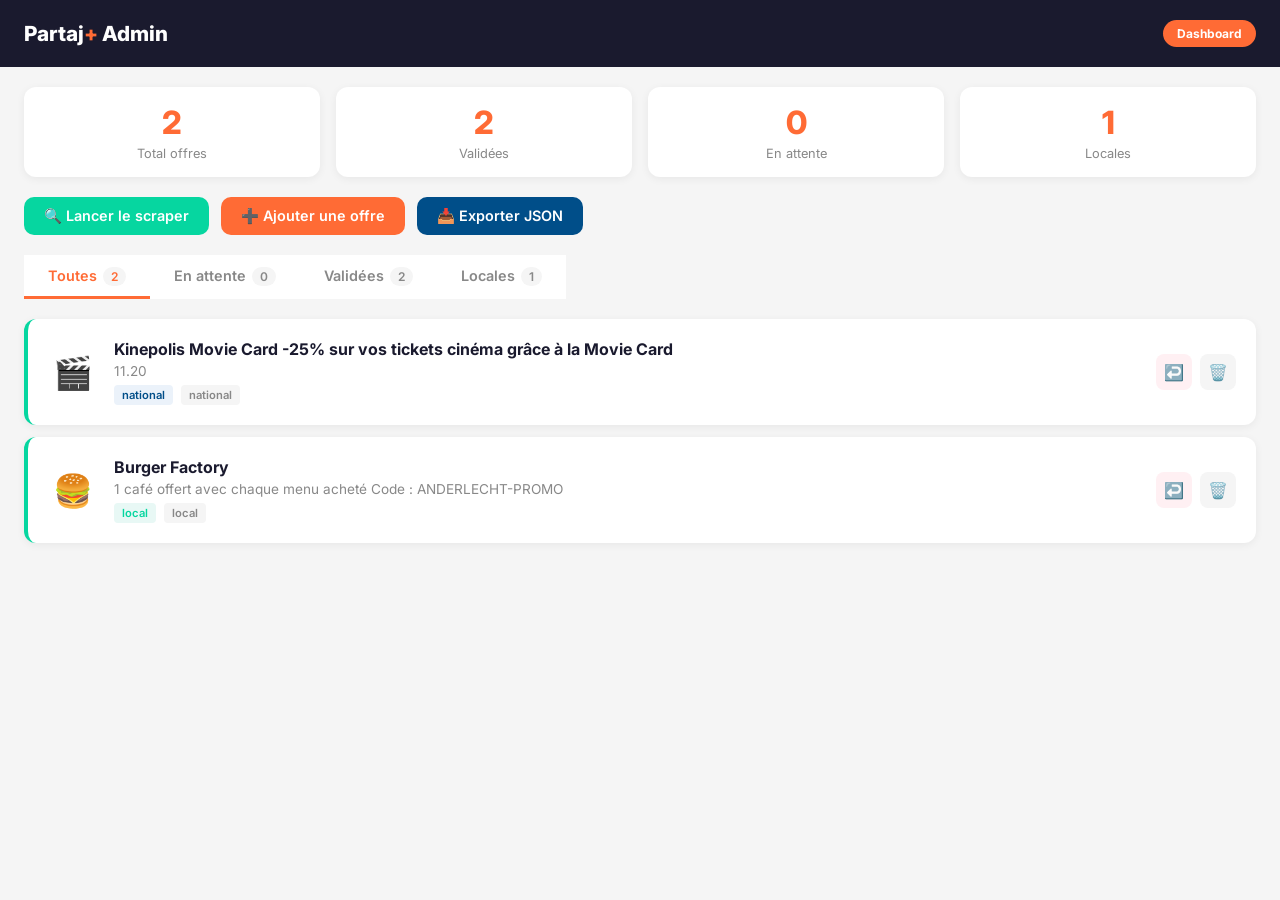
<file: admin.html>
<!DOCTYPE html>
<html lang="fr">
<head>
    <meta charset="UTF-8">
    <meta name="viewport" content="width=device-width, initial-scale=1.0">
    <title>Partaj+ — Admin Gestion des Offres</title>
    <link href="https://fonts.googleapis.com/css2?family=Inter:wght@400;500;600;700;800&display=swap" rel="stylesheet">
    <style>
        * { margin: 0; padding: 0; box-sizing: border-box; }
        body { font-family: 'Inter', sans-serif; background: #f5f5f5; color: #1A1A2E; }

        /* HEADER */
        .admin-header {
            background: #1A1A2E;
            color: white;
            padding: 20px 24px;
            display: flex;
            align-items: center;
            justify-content: space-between;
            position: sticky;
            top: 0;
            z-index: 100;
        }
        .admin-logo { font-size: 1.3rem; font-weight: 800; }
        .admin-logo span { color: #FF6B35; }
        .admin-badge { background: #FF6B35; padding: 6px 14px; border-radius: 20px; font-size: 0.75rem; font-weight: 700; }

        /* STATS */
        .stats-bar {
            display: grid;
            grid-template-columns: repeat(4, 1fr);
            gap: 16px;
            padding: 20px 24px;
        }
        .stat-card {
            background: white;
            border-radius: 12px;
            padding: 16px;
            text-align: center;
            box-shadow: 0 2px 8px rgba(0,0,0,0.06);
        }
        .stat-number { font-size: 2rem; font-weight: 800; color: #FF6B35; }
        .stat-label { font-size: 0.8rem; color: #888; margin-top: 4px; }

        /* TOOLBAR */
        .toolbar {
            display: flex;
            gap: 12px;
            padding: 0 24px 20px;
            flex-wrap: wrap;
        }
        .toolbar-btn {
            padding: 10px 20px;
            border-radius: 10px;
            border: none;
            font-family: 'Inter', sans-serif;
            font-size: 0.9rem;
            font-weight: 600;
            cursor: pointer;
            transition: all 0.2s;
        }
        .btn-scraper { background: #06D6A0; color: white; }
        .btn-scraper:hover { background: #05B88A; }
        .btn-export { background: #004E89; color: white; }
        .btn-export:hover { background: #003D6B; }
        .btn-add { background: #FF6B35; color: white; }
        .btn-add:hover { background: #E55A2B; }

        /* TABS */
        .tabs {
            display: flex;
            gap: 0;
            padding: 0 24px;
            margin-bottom: 20px;
        }
        .tab {
            padding: 12px 24px;
            border: none;
            background: white;
            font-family: 'Inter', sans-serif;
            font-size: 0.9rem;
            font-weight: 600;
            cursor: pointer;
            border-bottom: 3px solid transparent;
            color: #888;
            transition: all 0.2s;
        }
        .tab.active { color: #FF6B35; border-bottom-color: #FF6B35; }
        .tab:hover { color: #1A1A2E; }
        .tab-count {
            background: #F5F5F5;
            padding: 2px 8px;
            border-radius: 10px;
            font-size: 0.75rem;
            margin-left: 6px;
        }

        /* DEALS LIST */
        .deals-container { padding: 0 24px 40px; }
        .deal-card {
            background: white;
            border-radius: 12px;
            padding: 20px;
            margin-bottom: 12px;
            display: flex;
            align-items: center;
            gap: 16px;
            box-shadow: 0 2px 8px rgba(0,0,0,0.06);
            transition: all 0.2s;
            border-left: 4px solid transparent;
        }
        .deal-card.pending { border-left-color: #FFD166; }
        .deal-card.validated { border-left-color: #06D6A0; }
        .deal-card.rejected { border-left-color: #EF476F; }

        .deal-emoji { font-size: 2rem; width: 50px; text-align: center; }
        .deal-info { flex: 1; }
        .deal-info h4 { font-size: 1rem; font-weight: 700; margin-bottom: 4px; }
        .deal-info p { font-size: 0.85rem; color: #888; }
        .deal-meta { display: flex; gap: 8px; margin-top: 6px; }
        .deal-tag {
            font-size: 0.7rem;
            padding: 3px 8px;
            border-radius: 4px;
            font-weight: 600;
        }
        .tag-local { background: #E8F8F5; color: #06D6A0; }
        .tag-national { background: #EBF2FA; color: #004E89; }
        .tag-flash { background: #FFF0F3; color: #EF476F; }
        .tag-source { background: #F5F5F5; color: #888; }

        .deal-actions { display: flex; gap: 8px; }
        .deal-btn {
            width: 36px;
            height: 36px;
            border-radius: 8px;
            border: none;
            font-size: 1rem;
            cursor: pointer;
            transition: all 0.2s;
            display: flex;
            align-items: center;
            justify-content: center;
        }
        .btn-validate { background: #E8F8F5; color: #06D6A0; }
        .btn-validate:hover { background: #06D6A0; color: white; }
        .btn-reject { background: #FFF0F3; color: #EF476F; }
        .btn-reject:hover { background: #EF476F; color: white; }
        .btn-delete { background: #F5F5F5; color: #888; }
        .btn-delete:hover { background: #EF476F; color: white; }

        /* EMPTY STATE */
        .empty-state {
            text-align: center;
            padding: 60px 20px;
            color: #888;
        }
        .empty-state-icon { font-size: 3rem; margin-bottom: 16px; }

        /* MODAL */
        .modal-overlay {
            display: none;
            position: fixed;
            inset: 0;
            background: rgba(0,0,0,0.5);
            z-index: 200;
            align-items: center;
            justify-content: center;
        }
        .modal-overlay.active { display: flex; }
        .modal {
            background: white;
            border-radius: 16px;
            padding: 32px;
            width: 90%;
            max-width: 500px;
            box-shadow: 0 20px 60px rgba(0,0,0,0.3);
        }
        .modal h3 { font-size: 1.2rem; margin-bottom: 20px; }
        .modal-input {
            width: 100%;
            padding: 12px 16px;
            border: 2px solid #F0F0F5;
            border-radius: 10px;
            font-family: 'Inter', sans-serif;
            font-size: 0.95rem;
            margin-bottom: 12px;
        }
        .modal-input:focus { outline: none; border-color: #FF6B35; }
        .modal-actions { display: flex; gap: 12px; margin-top: 20px; }
        .modal-actions button { flex: 1; }

        /* TOAST */
        .toast {
            position: fixed;
            bottom: 24px;
            right: 24px;
            background: #1A1A2E;
            color: white;
            padding: 14px 24px;
            border-radius: 10px;
            font-size: 0.9rem;
            font-weight: 600;
            z-index: 300;
            transform: translateY(100px);
            opacity: 0;
            transition: all 0.3s;
        }
        .toast.show { transform: translateY(0); opacity: 1; }

        @media (max-width: 768px) {
            .stats-bar { grid-template-columns: repeat(2, 1fr); }
            .deal-card { flex-direction: column; align-items: flex-start; }
            .deal-actions { width: 100%; justify-content: flex-end; }
        }
    </style>
</head>
<body>

    <!-- HEADER -->
    <div class="admin-header">
        <div class="admin-logo">Partaj<span>+</span> Admin</div>
        <div class="admin-badge">Dashboard</div>
    </div>

    <!-- STATS -->
    <div class="stats-bar">
        <div class="stat-card">
            <div class="stat-number" id="totalDeals">0</div>
            <div class="stat-label">Total offres</div>
        </div>
        <div class="stat-card">
            <div class="stat-number" id="validatedDeals">0</div>
            <div class="stat-label">Validées</div>
        </div>
        <div class="stat-card">
            <div class="stat-number" id="pendingDeals">0</div>
            <div class="stat-label">En attente</div>
        </div>
        <div class="stat-card">
            <div class="stat-number" id="localDeals">0</div>
            <div class="stat-label">Locales</div>
        </div>
    </div>

    <!-- TOOLBAR -->
    <div class="toolbar">
        <button class="toolbar-btn btn-scraper" onclick="runScraper()">🔍 Lancer le scraper</button>
        <button class="toolbar-btn btn-add" onclick="openModal()">➕ Ajouter une offre</button>
        <button class="toolbar-btn btn-export" onclick="exportDeals()">📥 Exporter JSON</button>
    </div>

    <!-- TABS -->
    <div class="tabs">
        <button class="tab active" onclick="filterTab('all')">Toutes<span class="tab-count" id="countAll">0</span></button>
        <button class="tab" onclick="filterTab('pending')">En attente<span class="tab-count" id="countPending">0</span></button>
        <button class="tab" onclick="filterTab('validated')">Validées<span class="tab-count" id="countValidated">0</span></button>
        <button class="tab" onclick="filterTab('local')">Locales<span class="tab-count" id="countLocal">0</span></button>
    </div>

    <!-- DEALS -->
    <div class="deals-container" id="dealsContainer">
        <div class="empty-state">
            <div class="empty-state-icon">📦</div>
            <p>Chargement des offres...</p>
        </div>
    </div>

    <!-- MODAL AJOUT -->
    <div class="modal-overlay" id="modalOverlay">
        <div class="modal">
            <h3>➕ Ajouter une offre</h3>
            <input type="text" class="modal-input" id="addTitle" placeholder="Titre de l'offre *">
            <input type="text" class="modal-input" id="addDesc" placeholder="Description">
            <input type="text" class="modal-input" id="addEmoji" placeholder="Emoji (ex: 🍔)">
            <input type="text" class="modal-input" id="addCode" placeholder="Code promo (optionnel)">
            <input type="text" class="modal-input" id="addUrl" placeholder="Lien (optionnel)">
            <select class="modal-input" id="addCategory">
                <option value="local">🏪 Local</option>
                <option value="national">🇧🇪 National</option>
                <option value="flash">⚡ Flash</option>
            </select>
            <div class="modal-actions">
                <button class="toolbar-btn btn-add" onclick="addDeal()">Ajouter</button>
                <button class="toolbar-btn btn-delete" onclick="closeModal()">Annuler</button>
            </div>
        </div>
    </div>

    <!-- TOAST -->
    <div class="toast" id="toast"></div>

    <script>
        // ============================================
        // DATA
        // ============================================
        let allDeals = [];
        let currentFilter = 'all';

        // ============================================
        // CHARGER LES DEALS
        // ============================================
        async function loadDeals() {
            try {
                const [dealsRes, localRes] = await Promise.all([
                    fetch('data/deals.json'),
                    fetch('data/local.json')
                ]);
                const dealsData = await dealsRes.json();
                const localData = await localRes.json();

                allDeals = [
                    ...dealsData.deals.map(d => ({...d, source: d.source || 'national'})),
                    ...localData.deals.map(d => ({...d, source: 'local', commune: localData.commune}))
                ];

                updateStats();
                renderDeals();
            } catch (err) {
                console.error('Erreur chargement:', err);
                document.getElementById('dealsContainer').innerHTML = `
                    <div class="empty-state">
                        <div class="empty-state-icon">⚠️</div>
                        <p>Erreur de chargement. Vérifiez que data/deals.json et data/local.json existent.</p>
                    </div>`;
            }
        }

        // ============================================
        // AFFICHER LES DEALS
        // ============================================
        function renderDeals() {
            const container = document.getElementById('dealsContainer');
            let filtered = allDeals;

            if (currentFilter === 'pending') filtered = allDeals.filter(d => !d.validated);
            if (currentFilter === 'validated') filtered = allDeals.filter(d => d.validated);
            if (currentFilter === 'local') filtered = allDeals.filter(d => d.source === 'local' || d.category === 'local');

            if (filtered.length === 0) {
                container.innerHTML = `
                    <div class="empty-state">
                        <div class="empty-state-icon">📭</div>
                        <p>Aucune offre dans cette catégorie</p>
                    </div>`;
                return;
            }

            container.innerHTML = filtered.map(deal => `
                <div class="deal-card ${deal.validated ? 'validated' : 'pending'}" data-id="${deal.id}">
                    <div class="deal-emoji">${deal.emoji}</div>
                    <div class="deal-info">
                        <h4>${deal.title}</h4>
                        <p>${deal.description}</p>
                        <div class="deal-meta">
                            <span class="deal-tag tag-${deal.category}">${deal.category}</span>
                            ${deal.code ? `<span class="deal-tag tag-source">Code: ${deal.code}</span>` : ''}
                            <span class="deal-tag tag-source">${deal.source}</span>
                            ${deal.discount ? `<span class="deal-tag tag-flash">${deal.discount}</span>` : ''}
                        </div>
                    </div>
                    <div class="deal-actions">
                        ${!deal.validated ? `<button class="deal-btn btn-validate" onclick="validateDeal('${deal.id}')" title="Valider">✅</button>` : ''}
                        <button class="deal-btn btn-reject" onclick="toggleDeal('${deal.id}')" title="${deal.validated ? 'Dévalider' : 'Refuser'}">${deal.validated ? '↩️' : '❌'}</button>
                        <button class="deal-btn btn-delete" onclick="deleteDeal('${deal.id}')" title="Supprimer">🗑️</button>
                    </div>
                </div>
            `).join('');
        }

        // ============================================
        // ACTIONS
        // ============================================
        function validateDeal(id) {
            const deal = allDeals.find(d => d.id === id);
            if (deal) { deal.validated = true; saveDeals(); renderDeals(); updateStats(); showToast('Offre validée !'); }
        }

        function toggleDeal(id) {
            const deal = allDeals.find(d => d.id === id);
            if (deal) { deal.validated = !deal.validated; saveDeals(); renderDeals(); updateStats(); showToast('Statut mis à jour'); }
        }

        function deleteDeal(id) {
            if (!confirm('Supprimer cette offre ?')) return;
            allDeals = allDeals.filter(d => d.id !== id);
            saveDeals(); renderDeals(); updateStats(); showToast('Offre supprimée');
        }

        function filterTab(filter) {
            currentFilter = filter;
            document.querySelectorAll('.tab').forEach(t => t.classList.remove('active'));
            event.target.classList.add('active');
            renderDeals();
        }

        // ============================================
        // SAUVEGARDER (LOCAL)
        // ============================================
        function saveDeals() {
            const national = allDeals.filter(d => d.source !== 'local');
            const local = allDeals.filter(d => d.source === 'local');

            const dealsData = { lastUpdated: new Date().toISOString(), source: 'auto', deals: national };
            const localData = { commune: 'Anderlecht', lastUpdated: new Date().toISOString(), deals: local };

            localStorage.setItem('partaj-deals', JSON.stringify(dealsData));
            localStorage.setItem('partaj-local', JSON.stringify(localData));
        }

        // ============================================
        // STATS
        // ============================================
        function updateStats() {
            document.getElementById('totalDeals').textContent = allDeals.length;
            document.getElementById('validatedDeals').textContent = allDeals.filter(d => d.validated).length;
            document.getElementById('pendingDeals').textContent = allDeals.filter(d => !d.validated).length;
            document.getElementById('localDeals').textContent = allDeals.filter(d => d.source === 'local' || d.category === 'local').length;

            document.getElementById('countAll').textContent = allDeals.length;
            document.getElementById('countPending').textContent = allDeals.filter(d => !d.validated).length;
            document.getElementById('countValidated').textContent = allDeals.filter(d => d.validated).length;
            document.getElementById('countLocal').textContent = allDeals.filter(d => d.source === 'local').length;
        }

        // ============================================
        // MODAL
        // ============================================
        function openModal() { document.getElementById('modalOverlay').classList.add('active'); }
        function closeModal() { document.getElementById('modalOverlay').classList.remove('active'); }

        function addDeal() {
            const title = document.getElementById('addTitle').value.trim();
            if (!title) { showToast('Titre requis !'); return; }

            const emojis = { local: '🏪', national: '🏷️', flash: '⚡' };
            const category = document.getElementById('addCategory').value;

            allDeals.push({
                id: 'manual-' + Date.now(),
                title: title,
                description: document.getElementById('addDesc').value.trim(),
                emoji: document.getElementById('addEmoji').value.trim() || emojis[category],
                category: category,
                badge: category.charAt(0).toUpperCase() + category.slice(1),
                type: document.getElementById('addCode').value ? 'code' : 'link',
                url: document.getElementById('addUrl').value.trim() || null,
                code: document.getElementById('addCode').value.trim() || null,
                discount: 'Voir offre',
                expiresAt: null,
                validated: true,
                featured: false,
                source: category === 'local' ? 'local' : 'manual'
            });

            saveDeals(); renderDeals(); updateStats(); closeModal();
            showToast('Offre ajoutée !');

            ['addTitle','addDesc','addEmoji','addCode','addUrl'].forEach(id => document.getElementById(id).value = '');
        }

        // ============================================
        // EXPORT
        // ============================================
        function exportDeals() {
            const data = {
                lastUpdated: new Date().toISOString(),
                deals: allDeals.filter(d => d.validated)
            };
            const blob = new Blob([JSON.stringify(data, null, 2)], { type: 'application/json' });
            const url = URL.createObjectURL(blob);
            const a = document.createElement('a');
            a.href = url; a.download = 'deals-export.json'; a.click();
            showToast('Export téléchargé !');
        }

        // ============================================
        // SCRAPER (simulé)
        // ============================================
        function runScraper() {
            showToast('🔍 Scraper lancé... (exécutez scripts/scraper.py en local)');
        }

        // ============================================
        // TOAST
        // ============================================
        function showToast(msg) {
            const toast = document.getElementById('toast');
            toast.textContent = msg;
            toast.classList.add('show');
            setTimeout(() => toast.classList.remove('show'), 3000);
        }

        // ============================================
        // INIT
        // ============================================
        loadDeals();
    </script>
</body>
</html>
</file>
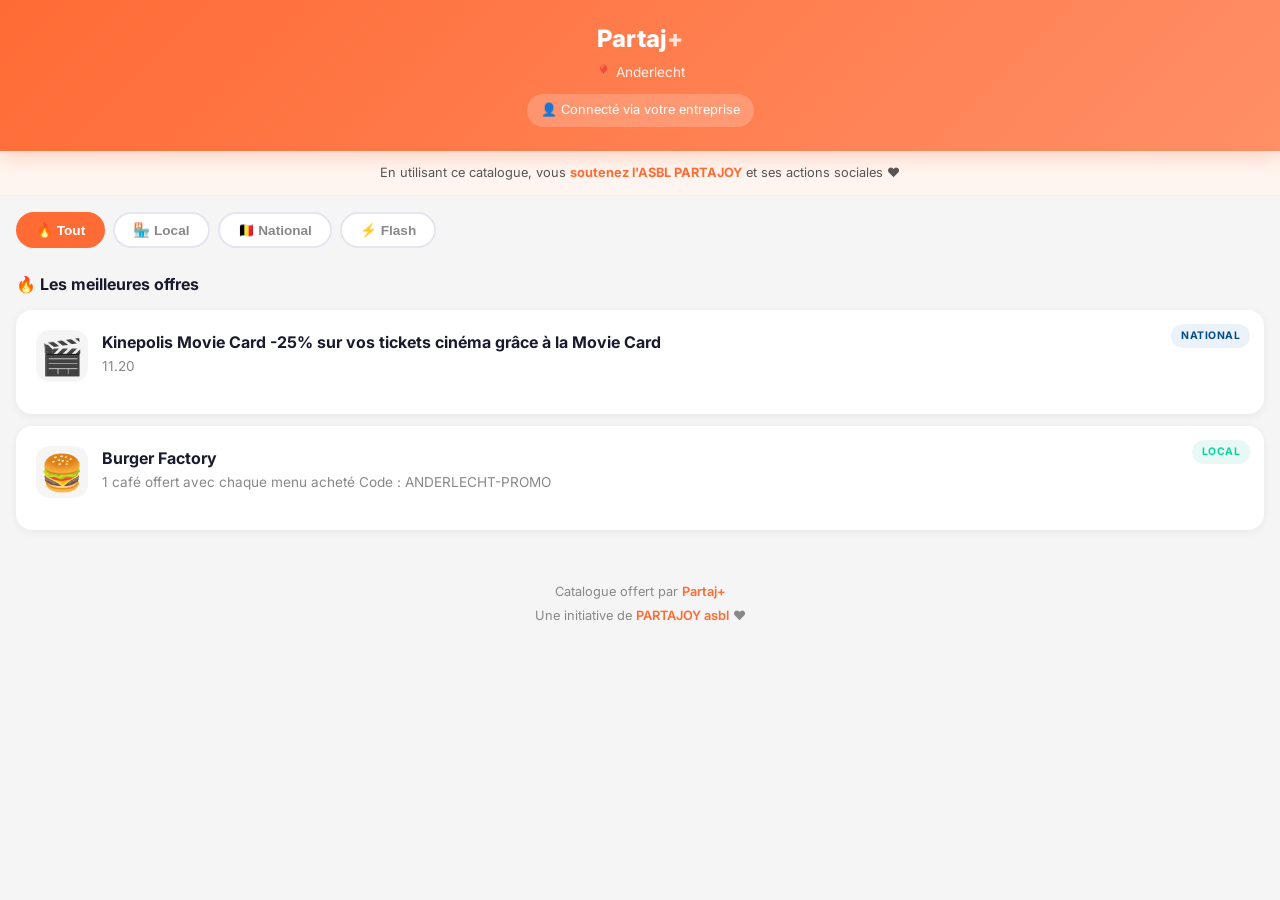
<file: catalogue.html>
<!DOCTYPE html>
<html lang="fr">
<head>
    <meta charset="UTF-8">
    <meta name="viewport" content="width=device-width, initial-scale=1.0">
    <title>Partaj+ — Mon Catalogue d'Avantages</title>
    <link rel="stylesheet" href="style.css">
    <link rel="preconnect" href="https://fonts.googleapis.com">
    <link rel="preconnect" href="https://fonts.gstatic.com" crossorigin>
    <link href="https://fonts.googleapis.com/css2?family=Inter:wght@400;500;600;700;800&display=swap" rel="stylesheet">
    <style>
        * { margin: 0; padding: 0; box-sizing: border-box; }
        body { font-family: 'Inter', sans-serif; background: #F5F5F5; min-height: 100vh; }

        .catalog-header {
            background: linear-gradient(135deg, #FF6B35 0%, #FF8F66 100%);
            color: white;
            padding: 20px 16px 24px;
            text-align: center;
            position: sticky;
            top: 0;
            z-index: 100;
            box-shadow: 0 4px 20px rgba(255, 107, 53, 0.3);
        }
        .catalog-logo { font-size: 1.5rem; font-weight: 800; margin-bottom: 4px; }
        .catalog-logo span { opacity: 0.8; }
        .catalog-commune { font-size: 0.85rem; opacity: 0.9; }
        .catalog-user {
            display: inline-flex;
            align-items: center;
            gap: 6px;
            background: rgba(255,255,255,0.2);
            padding: 6px 14px;
            border-radius: 20px;
            font-size: 0.8rem;
            margin-top: 10px;
        }

        .impact-bar {
            background: #FFF5F0;
            padding: 12px 16px;
            text-align: center;
            font-size: 0.8rem;
            color: #555;
            border-bottom: 1px solid #FFE8DD;
        }
        .impact-bar strong { color: #FF6B35; }

        .filters {
            display: flex;
            gap: 8px;
            padding: 16px;
            overflow-x: auto;
            -webkit-overflow-scrolling: touch;
        }
        .filters::-webkit-scrollbar { display: none; }
        .filter-chip {
            flex-shrink: 0;
            padding: 8px 18px;
            border-radius: 50px;
            font-size: 0.85rem;
            font-weight: 600;
            border: 2px solid #E5E5F0;
            background: white;
            color: #888;
            cursor: pointer;
            transition: all 0.2s;
        }
        .filter-chip.active { background: #FF6B35; color: white; border-color: #FF6B35; }

        .section-title {
            padding: 8px 16px 12px;
            font-size: 1rem;
            font-weight: 700;
            color: #1A1A2E;
        }

        .offer-list { padding: 0 16px 16px; }
        .offer-card {
            background: white;
            border-radius: 16px;
            padding: 20px;
            margin-bottom: 12px;
            box-shadow: 0 2px 8px rgba(0,0,0,0.06);
            position: relative;
            transition: transform 0.2s;
        }
        .offer-card:active { transform: scale(0.98); }

        .offer-top {
            display: flex;
            align-items: flex-start;
            gap: 14px;
            margin-bottom: 12px;
        }
        .offer-emoji {
            font-size: 2.2rem;
            flex-shrink: 0;
            width: 52px;
            height: 52px;
            display: flex;
            align-items: center;
            justify-content: center;
            background: #F5F5F5;
            border-radius: 14px;
        }
        .offer-info { flex: 1; }
        .offer-info h4 { font-size: 1rem; font-weight: 700; color: #1A1A2E; margin-bottom: 2px; }
        .offer-info p { font-size: 0.85rem; color: #888; line-height: 1.4; }

        .offer-badge {
            position: absolute;
            top: 14px;
            right: 14px;
            padding: 4px 10px;
            border-radius: 20px;
            font-size: 0.65rem;
            font-weight: 700;
            text-transform: uppercase;
            letter-spacing: 0.5px;
        }
        .badge-local { background: #E8F8F5; color: #06D6A0; }
        .badge-national { background: #EBF2FA; color: #004E89; }
        .badge-flash { background: #FFF0F3; color: #EF476F; }
        .badge-populaire { background: #FFF5E6; color: #FF6B35; }

        .offer-code {
            background: #F5F5F5;
            border-radius: 10px;
            padding: 12px 14px;
            display: flex;
            align-items: center;
            justify-content: space-between;
            margin-bottom: 12px;
        }
        .offer-code-label { font-size: 0.75rem; color: #888; }
        .offer-code-value {
            font-family: 'Courier New', monospace;
            font-size: 0.95rem;
            font-weight: 700;
            color: #FF6B35;
            letter-spacing: 1px;
        }

        .offer-btn {
            display: block;
            width: 100%;
            padding: 12px;
            border-radius: 10px;
            border: none;
            font-family: 'Inter', sans-serif;
            font-size: 0.9rem;
            font-weight: 600;
            cursor: pointer;
            text-align: center;
            text-decoration: none;
            transition: all 0.2s;
        }
        .btn-code { background: #FF6B35; color: white; }
        .btn-code:active { background: #E55A2B; }
        .btn-link { background: #004E89; color: white; }
        .btn-link:active { background: #003D6B; }

        .catalog-footer {
            text-align: center;
            padding: 24px 16px 40px;
            font-size: 0.8rem;
            color: #888;
        }
        .catalog-footer a { color: #FF6B35; text-decoration: none; font-weight: 600; }

        .offer-card { animation: fadeInUp 0.4s ease forwards; opacity: 0; }
        @keyframes fadeInUp {
            from { opacity: 0; transform: translateY(15px); }
            to { opacity: 1; transform: translateY(0); }
        }

        .toast {
            position: fixed;
            bottom: 20px;
            left: 50%;
            transform: translateX(-50%) translateY(100px);
            background: #1A1A2E;
            color: white;
            padding: 12px 24px;
            border-radius: 50px;
            font-size: 0.85rem;
            font-weight: 600;
            z-index: 1000;
            transition: transform 0.3s ease;
            white-space: nowrap;
        }
        .toast.show { transform: translateX(-50%) translateY(0); }

        .loading { text-align: center; padding: 40px; color: #888; }
    </style>
</head>
<body>

    <div class="catalog-header">
        <div class="catalog-logo">Partaj<span>+</span></div>
        <div class="catalog-commune">📍 Anderlecht</div>
        <div class="catalog-user">👤 Connecté via votre entreprise</div>
    </div>

    <div class="impact-bar">
        En utilisant ce catalogue, vous <strong>soutenez l'ASBL PARTAJOY</strong> et ses actions sociales ❤️
    </div>

    <div class="filters" id="filters">
        <button class="filter-chip active" data-filter="all">🔥 Tout</button>
        <button class="filter-chip" data-filter="local">🏪 Local</button>
        <button class="filter-chip" data-filter="national">🇧🇪 National</button>
        <button class="filter-chip" data-filter="flash">⚡ Flash</button>
    </div>

    <div class="section-title" id="sectionTitle">🔥 Les meilleures offres</div>
    <div class="offer-list" id="offerList">
        <div class="loading">Chargement des offres...</div>
    </div>

    <div class="catalog-footer">
        <p>Catalogue offert par <a href="index.html">Partaj+</a></p>
        <p style="margin-top:4px">Une initiative de <a href="https://lahouch.github.io/partajoy/" target="_blank" style="color: #FF6B35; text-decoration: none; font-weight: 600;">PARTAJOY asbl</a> ❤️</p>
    </div>

    <div class="toast" id="toast">Code copié !</div>

    <script>
        let allDeals = [];
        let currentFilter = 'all';

        async function loadDeals() {
            try {
                const [dealsRes, localRes] = await Promise.all([
                    fetch('data/deals.json'),
                    fetch('data/local.json')
                ]);
                const dealsData = await dealsRes.json();
                const localData = await localRes.json();

                allDeals = [
                    ...dealsData.deals.filter(d => d.validated).map(d => ({...d, sortOrder: d.featured ? 0 : 1})),
                    ...localData.deals.filter(d => d.validated).map(d => ({...d, source: 'local', sortOrder: d.featured ? 0 : 1}))
                ];

                allDeals.sort((a, b) => a.sortOrder - b.sortOrder);

                renderDeals();
            } catch (err) {
                console.error('Erreur:', err);
                document.getElementById('offerList').innerHTML = `
                    <div class="loading">⚠️ Erreur de chargement du catalogue</div>`;
            }
        }

        function renderDeals() {
            const container = document.getElementById('offerList');
            let filtered = allDeals;

            if (currentFilter === 'local') filtered = allDeals.filter(d => d.category === 'local');
            if (currentFilter === 'national') filtered = allDeals.filter(d => d.category === 'national');
            if (currentFilter === 'flash') filtered = allDeals.filter(d => d.category === 'flash');

            if (filtered.length === 0) {
                container.innerHTML = `<div class="loading">📭 Aucune offre disponible</div>`;
                return;
            }

            container.innerHTML = filtered.map((deal, i) => {
                const badgeClass = deal.category === 'local' ? 'badge-local' :
                                   deal.category === 'flash' ? 'badge-flash' : 'badge-national';
                const badgeText = deal.badge || deal.category;

                const codeBlock = deal.code ? `
                    <div class="offer-code">
                        <span class="offer-code-label">Votre code :</span>
                        <span class="offer-code-value">${deal.code}</span>
                    </div>` : '';

                const btnBlock = deal.type === 'code' && deal.code ?
                    `<button class="offer-btn btn-code" onclick="copyCode(this, '${deal.code}')">📋 Copier le code</button>` :
                    deal.url ?
                    `<a href="${deal.url}" target="_blank" class="offer-btn btn-link">Voir l'offre →</a>` : '';

                return `
                <div class="offer-card" data-category="${deal.category}" style="animation-delay: ${i * 0.05}s">
                    <span class="offer-badge ${badgeClass}">${badgeText}</span>
                    <div class="offer-top">
                        <div class="offer-emoji">${deal.emoji}</div>
                        <div class="offer-info">
                            <h4>${deal.title}</h4>
                            <p>${deal.description}</p>
                        </div>
                    </div>
                    ${codeBlock}
                    ${btnBlock}
                </div>`;
            }).join('');
        }

        // FILTRES
        document.getElementById('filters').addEventListener('click', (e) => {
            if (!e.target.classList.contains('filter-chip')) return;
            document.querySelectorAll('.filter-chip').forEach(c => c.classList.remove('active'));
            e.target.classList.add('active');
            currentFilter = e.target.dataset.filter;

            const titles = { all: '🔥 Les meilleures offres', local: '🏪 Offres locales', national: '🇧🇪 Offres nationales', flash: '⚡ Offres flash' };
            document.getElementById('sectionTitle').textContent = titles[currentFilter];

            renderDeals();
        });

        // COPY CODE
        function copyCode(btn, code) {
            navigator.clipboard.writeText(code).then(() => {
                const toast = document.getElementById('toast');
                toast.textContent = 'Code ' + code + ' copié !';
                toast.classList.add('show');
                btn.textContent = '✅ Copié !';
                setTimeout(() => {
                    toast.classList.remove('show');
                    btn.textContent = '📋 Copier le code';
                }, 2000);
            });
        }

        // INIT
        loadDeals();
    </script>
</body>
</html>
</file>
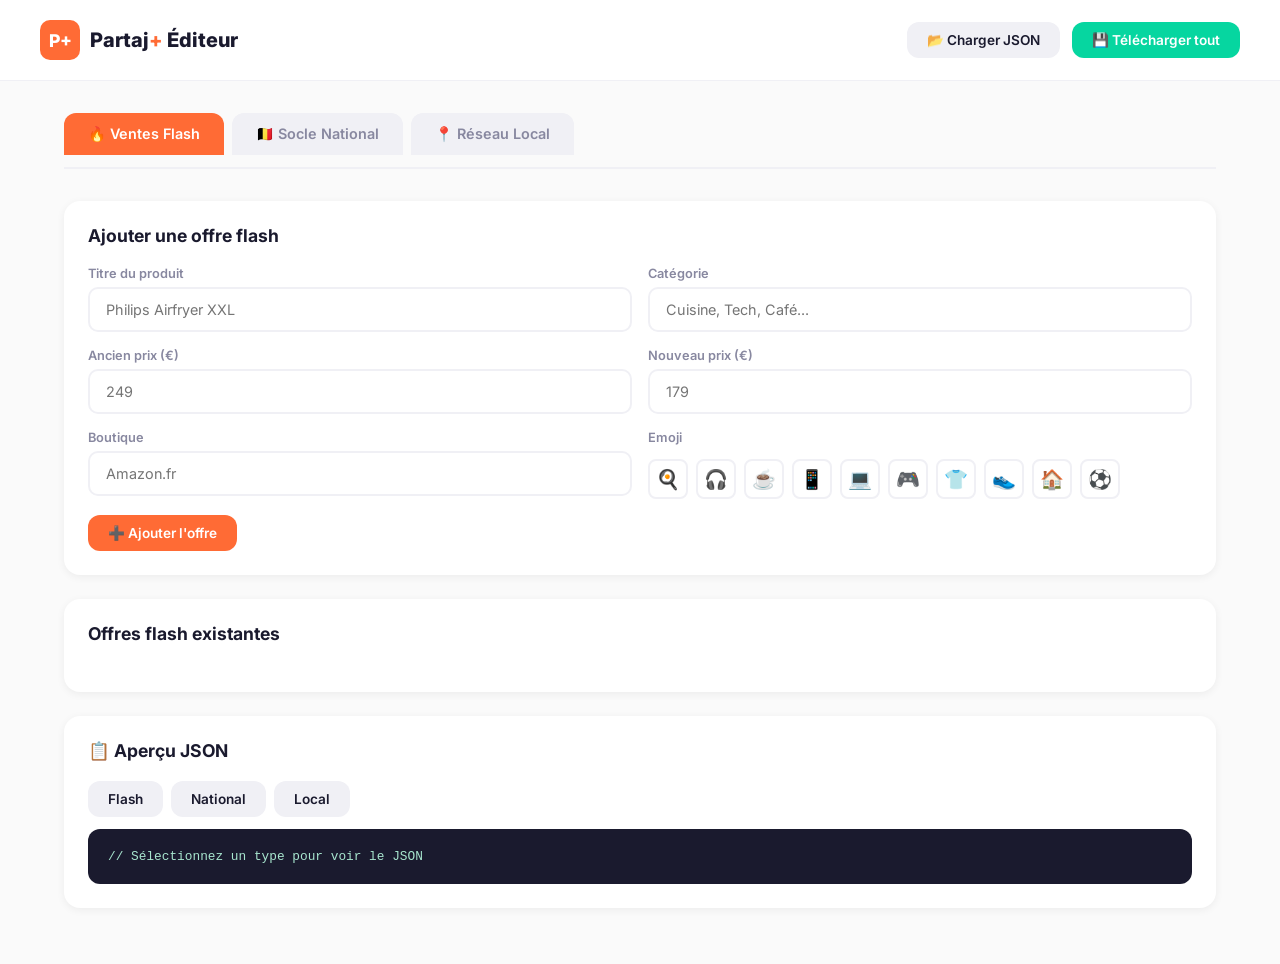
<file: editor.html>
<!DOCTYPE html>
<html lang="fr">
<head>
    <meta charset="UTF-8">
    <meta name="viewport" content="width=device-width, initial-scale=1.0">
    <title>Partaj+ — Éditeur de Catalogue</title>
    <link rel="preconnect" href="https://fonts.googleapis.com">
    <link rel="preconnect" href="https://fonts.gstatic.com" crossorigin>
    <link href="https://fonts.googleapis.com/css2?family=Inter:wght@400;500;600;700;800&display=swap" rel="stylesheet">
    <style>
        :root {
            --primary: #FF6B35;
            --primary-dark: #E55A2B;
            --secondary: #004E89;
            --dark: #1A1A2E;
            --gray-500: #8888A0;
            --gray-100: #F0F0F5;
            --bg: #FAFAFA;
            --white: #FFFFFF;
            --font: 'Inter', sans-serif;
            --radius: 12px;
            --shadow-sm: 0 2px 8px rgba(0,0,0,0.06);
            --shadow-md: 0 4px 20px rgba(0,0,0,0.08);
        }

        * { margin: 0; padding: 0; box-sizing: border-box; }
        body { font-family: var(--font); background: var(--bg); color: var(--dark); }

        .header {
            background: var(--white); border-bottom: 1px solid var(--gray-100);
            padding: 20px 24px; position: sticky; top: 0; z-index: 100;
        }
        .header-inner {
            max-width: 1200px; margin: 0 auto;
            display: flex; align-items: center; justify-content: space-between;
        }
        .logo { display: flex; align-items: center; gap: 10px; text-decoration: none; }
        .logo-icon {
            width: 40px; height: 40px; background: var(--primary); border-radius: 10px;
            display: flex; align-items: center; justify-content: center;
            color: white; font-weight: 800; font-size: 1.1rem;
        }
        .logo h1 { font-size: 1.25rem; font-weight: 800; color: var(--dark); }
        .logo h1 span { color: var(--primary); }

        .header-actions { display: flex; gap: 12px; }
        .btn {
            display: inline-flex; align-items: center; gap: 8px;
            padding: 10px 20px; border-radius: var(--radius); font-weight: 600;
            font-size: 0.85rem; border: none; cursor: pointer; transition: all 0.3s;
            font-family: var(--font); text-decoration: none;
        }
        .btn-primary { background: var(--primary); color: white; }
        .btn-primary:hover { background: var(--primary-dark); }
        .btn-secondary { background: var(--gray-100); color: var(--dark); }
        .btn-secondary:hover { background: #E5E5EA; }
        .btn-success { background: #06D6A0; color: white; }
        .btn-success:hover { background: #05B88A; }

        .container { max-width: 1200px; margin: 0 auto; padding: 32px 24px; }

        .tabs {
            display: flex; gap: 8px; margin-bottom: 32px;
            border-bottom: 2px solid var(--gray-100); padding-bottom: 12px;
        }
        .tab {
            padding: 12px 24px; border-radius: var(--radius) var(--radius) 0 0;
            font-weight: 600; font-size: 0.9rem; border: none; cursor: pointer;
            background: var(--gray-100); color: var(--gray-500);
            transition: all 0.3s; font-family: var(--font);
        }
        .tab.active { background: var(--primary); color: white; }

        .section { display: none; }
        .section.active { display: block; }

        .card {
            background: var(--white); border-radius: 16px; padding: 24px;
            box-shadow: var(--shadow-sm); margin-bottom: 24px;
        }
        .card-title { font-size: 1.1rem; font-weight: 700; margin-bottom: 20px; }

        .form-grid { display: grid; grid-template-columns: repeat(2, 1fr); gap: 16px; }
        .form-group { display: flex; flex-direction: column; gap: 6px; }
        .form-group.full { grid-column: 1 / -1; }
        .form-group label { font-size: 0.8rem; font-weight: 600; color: var(--gray-500); }
        .form-group input, .form-group select {
            padding: 12px 16px; border: 2px solid var(--gray-100); border-radius: 10px;
            font-family: var(--font); font-size: 0.9rem; outline: none; transition: border-color 0.3s;
        }
        .form-group input:focus, .form-group select:focus { border-color: var(--primary); }

        .offers-list { display: flex; flex-direction: column; gap: 12px; margin-top: 24px; }
        .offer-item {
            display: flex; align-items: center; justify-content: space-between;
            padding: 16px 20px; background: var(--gray-100); border-radius: 12px;
        }
        .offer-left { display: flex; align-items: center; gap: 14px; }
        .offer-emoji { font-size: 1.8rem; }
        .offer-name { font-weight: 700; font-size: 0.95rem; }
        .offer-desc { font-size: 0.8rem; color: var(--gray-500); margin-top: 2px; }
        .offer-actions { display: flex; gap: 8px; }
        .offer-actions button {
            padding: 8px 14px; border-radius: 8px; border: none; cursor: pointer;
            font-size: 0.8rem; font-weight: 600; font-family: var(--font); transition: all 0.3s;
        }
        .btn-edit { background: var(--secondary); color: white; }
        .btn-edit:hover { background: #003D6B; }
        .btn-delete { background: #EF476F; color: white; }
        .btn-delete:hover { background: #D9375A; }

        .json-preview {
            background: var(--dark); color: #A8E6CF; padding: 20px;
            border-radius: 12px; font-family: 'Courier New', monospace;
            font-size: 0.8rem; max-height: 300px; overflow: auto;
            white-space: pre-wrap; word-break: break-all;
        }

        .toast {
            position: fixed; bottom: 24px; right: 24px; background: var(--dark);
            color: white; padding: 14px 24px; border-radius: 12px; font-weight: 600;
            font-size: 0.9rem; transform: translateY(100px); opacity: 0;
            transition: all 0.3s; z-index: 1000;
        }
        .toast.show { transform: translateY(0); opacity: 1; }

        .emoji-picker {
            display: flex; flex-wrap: wrap; gap: 8px; margin-top: 8px;
        }
        .emoji-option {
            width: 40px; height: 40px; border: 2px solid var(--gray-100);
            border-radius: 8px; background: var(--white); cursor: pointer;
            font-size: 1.2rem; display: flex; align-items: center; justify-content: center;
            transition: all 0.2s;
        }
        .emoji-option:hover { border-color: var(--primary); }
        .emoji-option.selected { border-color: var(--primary); background: rgba(255,107,53,0.1); }

        @media (max-width: 768px) {
            .form-grid { grid-template-columns: 1fr; }
            .header-inner { flex-direction: column; gap: 16px; }
            .tabs { overflow-x: auto; }
        }
    </style>
</head>
<body>

    <header class="header">
        <div class="header-inner">
            <a href="index.html" class="logo">
                <div class="logo-icon">P+</div>
                <h1>Partaj<span>+</span> Éditeur</h1>
            </a>
            <div class="header-actions">
                <button onclick="loadFromFiles()" class="btn btn-secondary">📂 Charger JSON</button>
                <button onclick="downloadAll()" class="btn btn-success">💾 Télécharger tout</button>
            </div>
        </div>
    </header>

    <div class="container">
        <div class="tabs">
            <button class="tab active" onclick="switchTab('flash')">🔥 Ventes Flash</button>
            <button class="tab" onclick="switchTab('national')">🇧🇪 Socle National</button>
            <button class="tab" onclick="switchTab('local')">📍 Réseau Local</button>
        </div>

        <!-- FLASH SECTION -->
        <div id="section-flash" class="section active">
            <div class="card">
                <div class="card-title">Ajouter une offre flash</div>
                <div class="form-grid">
                    <div class="form-group">
                        <label>Titre du produit</label>
                        <input type="text" id="flash-title" placeholder="Philips Airfryer XXL">
                    </div>
                    <div class="form-group">
                        <label>Catégorie</label>
                        <input type="text" id="flash-cat" placeholder="Cuisine, Tech, Café...">
                    </div>
                    <div class="form-group">
                        <label>Ancien prix (€)</label>
                        <input type="number" id="flash-old" placeholder="249">
                    </div>
                    <div class="form-group">
                        <label>Nouveau prix (€)</label>
                        <input type="number" id="flash-new" placeholder="179">
                    </div>
                    <div class="form-group">
                        <label>Boutique</label>
                        <input type="text" id="flash-shop" placeholder="Amazon.fr">
                    </div>
                    <div class="form-group">
                        <label>Emoji</label>
                        <div class="emoji-picker" id="flash-emojis">
                            <div class="emoji-option" data-emoji="🍳">🍳</div>
                            <div class="emoji-option" data-emoji="🎧">🎧</div>
                            <div class="emoji-option" data-emoji="☕">☕</div>
                            <div class="emoji-option" data-emoji="📱">📱</div>
                            <div class="emoji-option" data-emoji="💻">💻</div>
                            <div class="emoji-option" data-emoji="🎮">🎮</div>
                            <div class="emoji-option" data-emoji="👕">👕</div>
                            <div class="emoji-option" data-emoji="👟">👟</div>
                            <div class="emoji-option" data-emoji="🏠">🏠</div>
                            <div class="emoji-option" data-emoji="⚽">⚽</div>
                        </div>
                    </div>
                </div>
                <button onclick="addFlash()" class="btn btn-primary" style="margin-top: 16px;">➕ Ajouter l'offre</button>
            </div>

            <div class="card">
                <div class="card-title">Offres flash existantes</div>
                <div id="flash-list" class="offers-list"></div>
            </div>
        </div>

        <!-- NATIONAL SECTION -->
        <div id="section-national" class="section">
            <div class="card">
                <div class="card-title">Ajouter une offre nationale</div>
                <div class="form-grid">
                    <div class="form-group">
                        <label>Nom du partenaire</label>
                        <input type="text" id="nat-partner" placeholder="Kinepolis">
                    </div>
                    <div class="form-group">
                        <label>Avantage</label>
                        <input type="text" id="nat-deal" placeholder="Ticket à 11,20€">
                    </div>
                    <div class="form-group">
                        <label>Emoji</label>
                        <div class="emoji-picker" id="nat-emojis">
                            <div class="emoji-option" data-emoji="🎬">🎬</div>
                            <div class="emoji-option" data-emoji="🎢">🎢</div>
                            <div class="emoji-option" data-emoji="🏨">🏨</div>
                            <div class="emoji-option" data-emoji="🛍️">🛍️</div>
                            <div class="emoji-option" data-emoji="🥾">🥾</div>
                            <div class="emoji-option" data-emoji="🐼">🐼</div>
                            <div class="emoji-option" data-emoji="🍕">🍕</div>
                            <div class="emoji-option" data-emoji="✈️">✈️</div>
                            <div class="emoji-option" data-emoji="🏋️">🏋️</div>
                            <div class="emoji-option" data-emoji="📚">📚</div>
                        </div>
                    </div>
                </div>
                <button onclick="addNational()" class="btn btn-primary" style="margin-top: 16px;">➕ Ajouter l'offre</button>
            </div>

            <div class="card">
                <div class="card-title">Offres nationales existantes</div>
                <div id="nat-list" class="offers-list"></div>
            </div>
        </div>

        <!-- LOCAL SECTION -->
        <div id="section-local" class="section">
            <div class="card">
                <div class="card-title">Ajouter une offre locale</div>
                <div class="form-grid">
                    <div class="form-group">
                        <label>Nom du commerce</label>
                        <input type="text" id="local-name" placeholder="Le Burger du Coin">
                    </div>
                    <div class="form-group">
                        <label>Commune</label>
                        <select id="local-commune">
                            <option value="anderlecht">Anderlecht (1070)</option>
                            <option value="evere">Evere (1140)</option>
                            <option value="ixelles">Ixelles (1050)</option>
                            <option value="bruxelles">Bruxelles (1000)</option>
                            <option value="schaerbeek">Schaerbeek (1030)</option>
                        </select>
                    </div>
                    <div class="form-group">
                        <label>Réduction</label>
                        <input type="text" id="local-deal" placeholder="-15% addition">
                    </div>
                    <div class="form-group">
                        <label>Emoji</label>
                        <div class="emoji-picker" id="local-emojis">
                            <div class="emoji-option" data-emoji="🍔">🍔</div>
                            <div class="emoji-option" data-emoji="🍕">🍕</div>
                            <div class="emoji-option" data-emoji="☕">☕</div>
                            <div class="emoji-option" data-emoji="🎯">🎯</div>
                            <div class="emoji-option" data-emoji="🏋️">🏋️</div>
                            <div class="emoji-option" data-emoji="🎾">🎾</div>
                            <div class="emoji-option" data-emoji="📚">📚</div>
                            <div class="emoji-option" data-emoji="🛒">🛒</div>
                            <div class="emoji-option" data-emoji="💇">💇</div>
                            <div class="emoji-option" data-emoji="🐾">🐾</div>
                        </div>
                    </div>
                </div>
                <button onclick="addLocal()" class="btn btn-primary" style="margin-top: 16px;">➕ Ajouter l'offre</button>
            </div>

            <div class="card">
                <div class="card-title">Offres locales existantes</div>
                <div id="local-list" class="offers-list"></div>
            </div>
        </div>

        <!-- JSON PREVIEW -->
        <div class="card">
            <div class="card-title">📋 Aperçu JSON</div>
            <div style="display: flex; gap: 8px; margin-bottom: 12px;">
                <button onclick="showJson('flash')" class="btn btn-secondary btn-sm">Flash</button>
                <button onclick="showJson('national')" class="btn btn-secondary btn-sm">National</button>
                <button onclick="showJson('local')" class="btn btn-secondary btn-sm">Local</button>
            </div>
            <div id="json-preview" class="json-preview">// Sélectionnez un type pour voir le JSON</div>
        </div>
    </div>

    <div id="toast" class="toast"></div>

    <input type="file" id="file-input" accept=".json" style="display:none" multiple>

    <script>
        let flashData = [];
        let nationalData = [];
        let localDataList = [];
        let editingId = null;
        let editingType = null;

        // Emoji selection
        document.querySelectorAll('.emoji-picker').forEach(picker => {
            picker.addEventListener('click', (e) => {
                const option = e.target.closest('.emoji-option');
                if (!option) return;
                picker.querySelectorAll('.emoji-option').forEach(o => o.classList.remove('selected'));
                option.classList.add('selected');
            });
        });

        function getSelectedEmoji(pickerId) {
            const selected = document.querySelector(`#${pickerId} .emoji-option.selected`);
            return selected ? selected.dataset.emoji : '📌';
        }

        function switchTab(tab) {
            document.querySelectorAll('.section').forEach(s => s.classList.remove('active'));
            document.querySelectorAll('.tab').forEach(t => t.classList.remove('active'));
            document.getElementById('section-' + tab).classList.add('active');
            event.target.classList.add('active');
        }

        function showToast(msg) {
            const toast = document.getElementById('toast');
            toast.textContent = msg;
            toast.classList.add('show');
            setTimeout(() => toast.classList.remove('show'), 2500);
        }

        // FLASH
        function addFlash() {
            const title = document.getElementById('flash-title').value.trim();
            const cat = document.getElementById('flash-cat').value.trim();
            const old = document.getElementById('flash-old').value;
            const newP = document.getElementById('flash-new').value;
            const shop = document.getElementById('flash-shop').value.trim();
            const icon = getSelectedEmoji('flash-emojis');

            if (!title || !cat || !old || !newP || !shop) {
                showToast('⚠️ Remplissez tous les champs');
                return;
            }

            const offer = { title, cat, old: parseInt(old), new: parseInt(newP), shop, icon };
            
            if (editingType === 'flash' && editingId !== null) {
                flashData[editingId] = offer;
                editingId = null;
                editingType = null;
                showToast('✅ Offre modifiée');
            } else {
                flashData.push(offer);
                showToast('✅ Offre ajoutée');
            }

            clearForm('flash');
            renderFlash();
        }

        function renderFlash() {
            const container = document.getElementById('flash-list');
            container.innerHTML = flashData.map((o, i) => `
                <div class="offer-item">
                    <div class="offer-left">
                        <span class="offer-emoji">${o.icon}</span>
                        <div>
                            <div class="offer-name">${o.title}</div>
                            <div class="offer-desc">${o.cat} · ${o.old}€ → ${o.new}€ · ${o.shop}</div>
                        </div>
                    </div>
                    <div class="offer-actions">
                        <button class="btn-edit" onclick="editFlash(${i})">✏️</button>
                        <button class="btn-delete" onclick="deleteFlash(${i})">🗑️</button>
                    </div>
                </div>
            `).join('');
        }

        function editFlash(i) {
            const o = flashData[i];
            document.getElementById('flash-title').value = o.title;
            document.getElementById('flash-cat').value = o.cat;
            document.getElementById('flash-old').value = o.old;
            document.getElementById('flash-new').value = o.new;
            document.getElementById('flash-shop').value = o.shop;
            editingId = i;
            editingType = 'flash';
            showToast('📝 Mode édition');
        }

        function deleteFlash(i) {
            flashData.splice(i, 1);
            renderFlash();
            showToast('🗑️ Offre supprimée');
        }

        // NATIONAL
        function addNational() {
            const partner = document.getElementById('nat-partner').value.trim();
            const deal = document.getElementById('nat-deal').value.trim();
            const icon = getSelectedEmoji('nat-emojis');

            if (!partner || !deal) {
                showToast('⚠️ Remplissez tous les champs');
                return;
            }

            const offer = { partner, deal, icon };
            
            if (editingType === 'national' && editingId !== null) {
                nationalData[editingId] = offer;
                editingId = null;
                editingType = null;
                showToast('✅ Offre modifiée');
            } else {
                nationalData.push(offer);
                showToast('✅ Offre ajoutée');
            }

            clearForm('national');
            renderNational();
        }

        function renderNational() {
            const container = document.getElementById('nat-list');
            container.innerHTML = nationalData.map((o, i) => `
                <div class="offer-item">
                    <div class="offer-left">
                        <span class="offer-emoji">${o.icon}</span>
                        <div>
                            <div class="offer-name">${o.partner}</div>
                            <div class="offer-desc">${o.deal}</div>
                        </div>
                    </div>
                    <div class="offer-actions">
                        <button class="btn-edit" onclick="editNational(${i})">✏️</button>
                        <button class="btn-delete" onclick="deleteNational(${i})">🗑️</button>
                    </div>
                </div>
            `).join('');
        }

        function editNational(i) {
            const o = nationalData[i];
            document.getElementById('nat-partner').value = o.partner;
            document.getElementById('nat-deal').value = o.deal;
            editingId = i;
            editingType = 'national';
            showToast('📝 Mode édition');
        }

        function deleteNational(i) {
            nationalData.splice(i, 1);
            renderNational();
            showToast('🗑️ Offre supprimée');
        }

        // LOCAL
        function addLocal() {
            const name = document.getElementById('local-name').value.trim();
            const commune = document.getElementById('local-commune').value;
            const deal = document.getElementById('local-deal').value.trim();
            const icon = getSelectedEmoji('local-emojis');

            if (!name || !deal) {
                showToast('⚠️ Remplissez tous les champs');
                return;
            }

            const offer = { name, commune, deal, icon };
            
            if (editingType === 'local' && editingId !== null) {
                localDataList[editingId] = offer;
                editingId = null;
                editingType = null;
                showToast('✅ Offre modifiée');
            } else {
                localDataList.push(offer);
                showToast('✅ Offre ajoutée');
            }

            clearForm('local');
            renderLocal();
        }

        function renderLocal() {
            const container = document.getElementById('local-list');
            container.innerHTML = localDataList.map((o, i) => `
                <div class="offer-item">
                    <div class="offer-left">
                        <span class="offer-emoji">${o.icon}</span>
                        <div>
                            <div class="offer-name">${o.name}</div>
                            <div class="offer-desc">${o.commune} · ${o.deal}</div>
                        </div>
                    </div>
                    <div class="offer-actions">
                        <button class="btn-edit" onclick="editLocal(${i})">✏️</button>
                        <button class="btn-delete" onclick="deleteLocal(${i})">🗑️</button>
                    </div>
                </div>
            `).join('');
        }

        function editLocal(i) {
            const o = localDataList[i];
            document.getElementById('local-name').value = o.name;
            document.getElementById('local-commune').value = o.commune;
            document.getElementById('local-deal').value = o.deal;
            editingId = i;
            editingType = 'local';
            showToast('📝 Mode édition');
        }

        function deleteLocal(i) {
            localDataList.splice(i, 1);
            renderLocal();
            showToast('🗑️ Offre supprimée');
        }

        // CLEAR
        function clearForm(type) {
            if (type === 'flash') {
                document.getElementById('flash-title').value = '';
                document.getElementById('flash-cat').value = '';
                document.getElementById('flash-old').value = '';
                document.getElementById('flash-new').value = '';
                document.getElementById('flash-shop').value = '';
                document.querySelectorAll('#flash-emojis .emoji-option').forEach(o => o.classList.remove('selected'));
            }
            if (type === 'national') {
                document.getElementById('nat-partner').value = '';
                document.getElementById('nat-deal').value = '';
                document.querySelectorAll('#nat-emojis .emoji-option').forEach(o => o.classList.remove('selected'));
            }
            if (type === 'local') {
                document.getElementById('local-name').value = '';
                document.getElementById('local-deal').value = '';
                document.querySelectorAll('#local-emojis .emoji-option').forEach(o => o.classList.remove('selected'));
            }
        }

        // JSON PREVIEW
        function showJson(type) {
            const preview = document.getElementById('json-preview');
            if (type === 'flash') {
                preview.textContent = JSON.stringify({ offers: flashData }, null, 2);
            }
            if (type === 'national') {
                preview.textContent = JSON.stringify({ deals: nationalData.map(n => ({
                    title: n.partner, description: n.deal, emoji: n.icon,
                    category: 'national', validated: true
                })) }, null, 2);
            }
            if (type === 'local') {
                preview.textContent = JSON.stringify({ deals: localDataList.map(l => ({
                    title: l.name, description: l.deal, emoji: l.icon,
                    commune: l.commune, category: 'local', validated: true
                })) }, null, 2);
            }
        }

        // DOWNLOAD
        function downloadFile(filename, data) {
            const blob = new Blob([JSON.stringify(data, null, 2)], { type: 'application/json' });
            const url = URL.createObjectURL(blob);
            const a = document.createElement('a');
            a.href = url;
            a.download = filename;
            a.click();
            URL.revokeObjectURL(url);
        }

        function downloadAll() {
            downloadFile('flash.json', { offers: flashData });
            downloadFile('deals.json', { deals: nationalData.map(n => ({
                title: n.partner, description: n.deal, emoji: n.icon,
                category: 'national', validated: true
            })) });
            downloadFile('local.json', { deals: localDataList.map(l => ({
                title: l.name, description: l.deal, emoji: l.icon,
                commune: l.commune, category: 'local', validated: true
            })) });
            showToast('💾 3 fichiers téléchargés');
        }

        // LOAD FROM FILES
        function loadFromFiles() {
            document.getElementById('file-input').click();
        }

        document.getElementById('file-input').addEventListener('change', async (e) => {
            const files = Array.from(e.target.files);
            for (const file of files) {
                const text = await file.text();
                const data = JSON.parse(text);
                
                if (file.name === 'flash.json' && data.offers) {
                    flashData = data.offers;
                    renderFlash();
                }
                if (file.name === 'deals.json' && data.deals) {
                    nationalData = data.deals.map(d => ({
                        partner: d.title, deal: d.description, icon: d.emoji
                    }));
                    renderNational();
                }
                if (file.name === 'local.json' && data.deals) {
                    localDataList = data.deals.map(d => ({
                        name: d.title, commune: d.commune, deal: d.description, icon: d.emoji
                    }));
                    renderLocal();
                }
            }
            showToast('📂 Données chargées');
        });

        // INIT
        renderFlash();
        renderNational();
        renderLocal();
    </script>

</body>
</html>
</file>
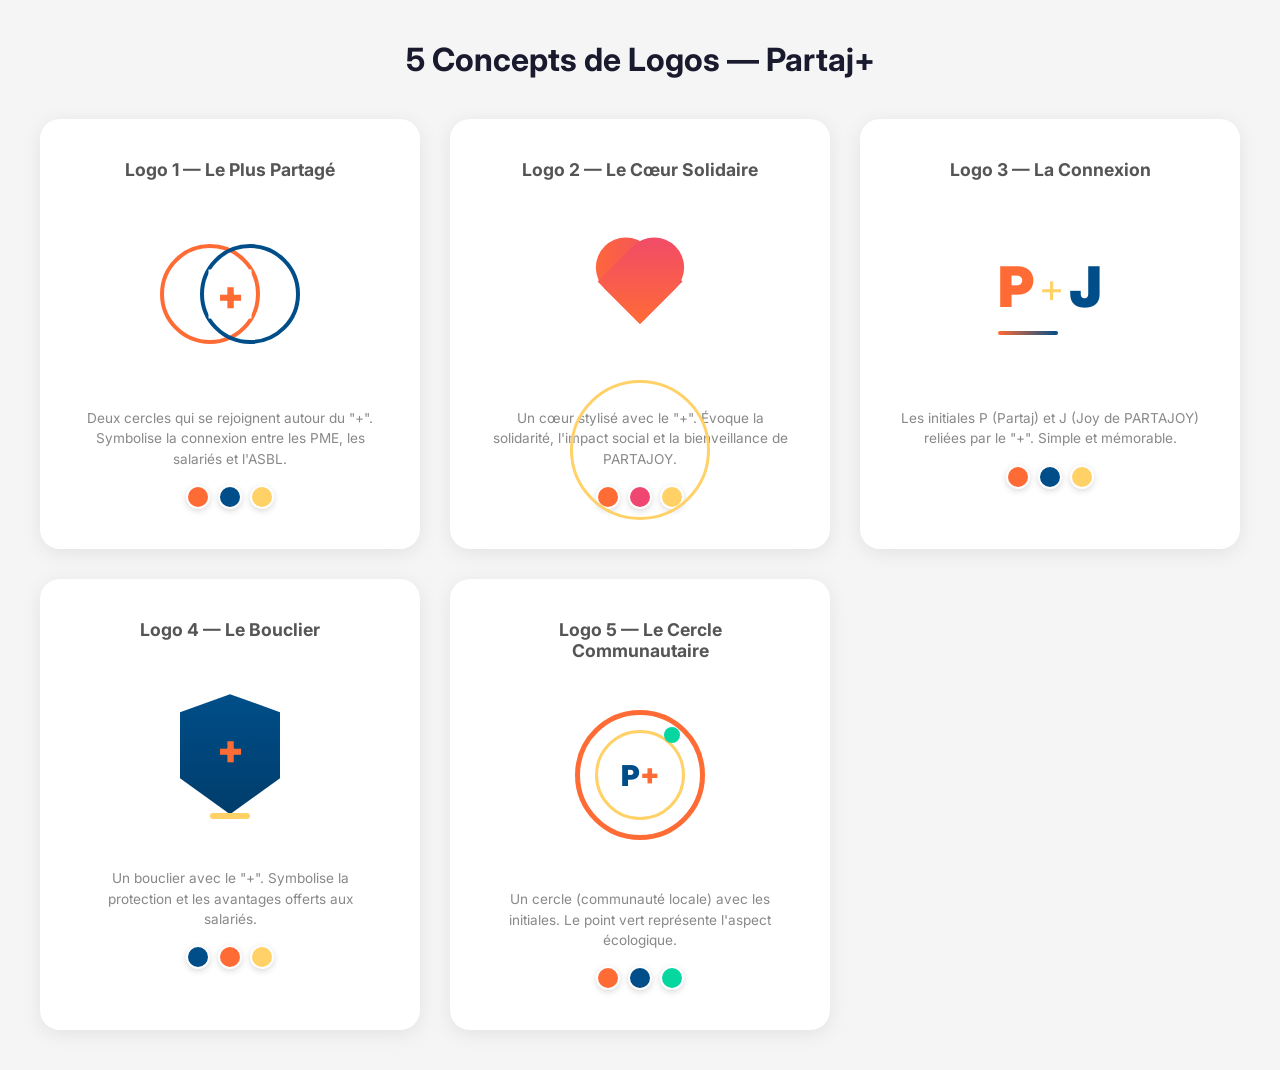
<file: logos.html>
<!DOCTYPE html>
<html lang="fr">
<head>
    <meta charset="UTF-8">
    <meta name="viewport" content="width=device-width, initial-scale=1.0">
    <title>Logos Partaj+ — Concepts</title>
    <link href="https://fonts.googleapis.com/css2?family=Inter:wght@400;600;700;800;900&display=swap" rel="stylesheet">
    <style>
        * { margin: 0; padding: 0; box-sizing: border-box; }
        body { font-family: 'Inter', sans-serif; background: #f5f5f5; padding: 40px 20px; }
        h1 { text-align: center; margin-bottom: 40px; color: #1A1A2E; }
        .logos-grid { display: grid; grid-template-columns: repeat(auto-fit, minmax(300px, 1fr)); gap: 30px; max-width: 1200px; margin: 0 auto; }
        .logo-card { background: white; border-radius: 20px; padding: 40px; text-align: center; box-shadow: 0 4px 20px rgba(0,0,0,0.08); }
        .logo-card h2 { font-size: 1.1rem; color: #555; margin-bottom: 24px; }
        .logo-display { height: 180px; display: flex; align-items: center; justify-content: center; margin-bottom: 24px; }

        /* LOGO 1 - Le Plus Partagé */
        .logo1 { position: relative; }
        .logo1 .circle1 { width: 100px; height: 100px; border: 4px solid #FF6B35; border-radius: 50%; position: absolute; left: 50%; top: 50%; transform: translate(-70%, -50%); }
        .logo1 .circle2 { width: 100px; height: 100px; border: 4px solid #004E89; border-radius: 50%; position: absolute; left: 50%; top: 50%; transform: translate(-30%, -50%); }
        .logo1 .plus { font-size: 2.5rem; font-weight: 900; color: #FF6B35; position: absolute; left: 50%; top: 50%; transform: translate(-50%, -50%); background: white; padding: 0 8px; z-index: 2; }

        /* LOGO 2 - Le Cœur Local */
        .logo2 .heart { position: relative; width: 120px; height: 100px; }
        .logo2 .heart::before, .logo2 .heart::after { content: ''; position: absolute; top: 0; width: 60px; height: 80px; border-radius: 60px 60px 0 0; }
        .logo2 .heart::before { left: 60px; transform: rotate(-45deg); transform-origin: 0 100%; background: linear-gradient(135deg, #FF6B35, #EF476F); }
        .logo2 .heart::after { left: 0; transform: rotate(45deg); transform-origin: 100% 100%; background: linear-gradient(135deg, #EF476F, #FF6B35); }
        .logo2 .heart-plus { position: absolute; left: 50%; top: 45%; transform: translate(-50%, -50%); font-size: 2rem; font-weight: 900; color: white; z-index: 2; }
        .logo2 .heart-circle { width: 140px; height: 140px; border: 3px solid #FFD166; border-radius: 50%; position: absolute; left: 50%; top: 50%; transform: translate(-50%, -50%); }

        /* LOGO 3 - La Connexion */
        .logo3 .connex { display: flex; align-items: center; gap: 0; }
        .logo3 .letter { font-size: 3.5rem; font-weight: 900; }
        .logo3 .letter-p { color: #FF6B35; }
        .logo3 .letter-plus { color: #FFD166; font-size: 2.5rem; margin: 0 5px; }
        .logo3 .letter-j { color: #004E89; }
        .logo3 .line { width: 60px; height: 4px; background: linear-gradient(90deg, #FF6B35, #004E89); border-radius: 2px; margin-top: 10px; }

        /* LOGO 4 - Le Bouclier */
        .logo4 .shield { position: relative; width: 100px; height: 120px; }
        .logo4 .shield-bg { width: 100px; height: 120px; background: linear-gradient(180deg, #004E89, #003D6B); clip-path: polygon(50% 0%, 100% 15%, 100% 70%, 50% 100%, 0% 70%, 0% 15%); position: relative; }
        .logo4 .shield-plus { position: absolute; left: 50%; top: 45%; transform: translate(-50%, -50%); font-size: 2.5rem; font-weight: 900; color: #FF6B35; }
        .logo4 .shield-accent { position: absolute; bottom: -5px; left: 50%; transform: translateX(-50%); width: 40px; height: 6px; background: #FFD166; border-radius: 3px; }

        /* LOGO 5 - Le Cercle */
        .logo5 .circle-outer { width: 130px; height: 130px; border: 5px solid #FF6B35; border-radius: 50%; display: flex; align-items: center; justify-content: center; position: relative; }
        .logo5 .circle-inner { width: 90px; height: 90px; border: 3px solid #FFD166; border-radius: 50%; display: flex; align-items: center; justify-content: center; }
        .logo5 .circle-center { width: 16px; height: 16px; background: #06D6A0; border-radius: 50%; position: absolute; top: 12px; right: 20px; }
        .logo5 .circle-text { font-size: 1.8rem; font-weight: 900; color: #004E89; }
        .logo5 .circle-text span { color: #FF6B35; }

        .desc { font-size: 0.85rem; color: #888; line-height: 1.5; }
        .colors { display: flex; gap: 8px; justify-content: center; margin-top: 16px; }
        .color-dot { width: 24px; height: 24px; border-radius: 50%; border: 2px solid white; box-shadow: 0 2px 6px rgba(0,0,0,0.15); }
    </style>
</head>
<body>
    <h1>5 Concepts de Logos — Partaj+</h1>

    <div class="logos-grid">

        <!-- LOGO 1 -->
        <div class="logo-card">
            <h2>Logo 1 — Le Plus Partagé</h2>
            <div class="logo-display">
                <div class="logo1">
                    <div class="circle1"></div>
                    <div class="circle2"></div>
                    <div class="plus">+</div>
                </div>
            </div>
            <p class="desc">Deux cercles qui se rejoignent autour du "+". Symbolise la connexion entre les PME, les salariés et l'ASBL.</p>
            <div class="colors">
                <div class="color-dot" style="background:#FF6B35"></div>
                <div class="color-dot" style="background:#004E89"></div>
                <div class="color-dot" style="background:#FFD166"></div>
            </div>
        </div>

        <!-- LOGO 2 -->
        <div class="logo-card">
            <h2>Logo 2 — Le Cœur Solidaire</h2>
            <div class="logo-display">
                <div class="logo2">
                    <div class="heart-circle"></div>
                    <div class="heart"></div>
                    <div class="heart-plus">+</div>
                </div>
            </div>
            <p class="desc">Un cœur stylisé avec le "+". Évoque la solidarité, l'impact social et la bienveillance de PARTAJOY.</p>
            <div class="colors">
                <div class="color-dot" style="background:#FF6B35"></div>
                <div class="color-dot" style="background:#EF476F"></div>
                <div class="color-dot" style="background:#FFD166"></div>
            </div>
        </div>

        <!-- LOGO 3 -->
        <div class="logo-card">
            <h2>Logo 3 — La Connexion</h2>
            <div class="logo-display">
                <div class="logo3">
                    <div class="connex">
                        <span class="letter letter-p">P</span>
                        <span class="letter-plus">+</span>
                        <span class="letter letter-j">J</span>
                    </div>
                    <div class="line"></div>
                </div>
            </div>
            <p class="desc">Les initiales P (Partaj) et J (Joy de PARTAJOY) reliées par le "+". Simple et mémorable.</p>
            <div class="colors">
                <div class="color-dot" style="background:#FF6B35"></div>
                <div class="color-dot" style="background:#004E89"></div>
                <div class="color-dot" style="background:#FFD166"></div>
            </div>
        </div>

        <!-- LOGO 4 -->
        <div class="logo-card">
            <h2>Logo 4 — Le Bouclier</h2>
            <div class="logo-display">
                <div class="logo4">
                    <div class="shield">
                        <div class="shield-bg">
                            <div class="shield-plus">+</div>
                        </div>
                        <div class="shield-accent"></div>
                    </div>
                </div>
            </div>
            <p class="desc">Un bouclier avec le "+". Symbolise la protection et les avantages offerts aux salariés.</p>
            <div class="colors">
                <div class="color-dot" style="background:#004E89"></div>
                <div class="color-dot" style="background:#FF6B35"></div>
                <div class="color-dot" style="background:#FFD166"></div>
            </div>
        </div>

        <!-- LOGO 5 -->
        <div class="logo-card">
            <h2>Logo 5 — Le Cercle Communautaire</h2>
            <div class="logo-display">
                <div class="logo5">
                    <div class="circle-outer">
                        <div class="circle-inner">
                            <span class="circle-text">P<span>+</span></span>
                        </div>
                        <div class="circle-center"></div>
                    </div>
                </div>
            </div>
            <p class="desc">Un cercle (communauté locale) avec les initiales. Le point vert représente l'aspect écologique.</p>
            <div class="colors">
                <div class="color-dot" style="background:#FF6B35"></div>
                <div class="color-dot" style="background:#004E89"></div>
                <div class="color-dot" style="background:#06D6A0"></div>
            </div>
        </div>

    </div>
</body>
</html>
</file>
<file: style.css>
/* ============================================
   LOCALPERKS — Design System & Variables
   ============================================ */
:root {
    --primary: #FF6B35;
    --primary-dark: #E55A2B;
    --primary-light: #FF8F66;
    --secondary: #004E89;
    --secondary-dark: #003D6B;
    --accent: #FFD166;
    --accent-dark: #F0C050;
    --success: #06D6A0;
    --danger: #EF476F;
    --dark: #1A1A2E;
    --gray-900: #2D2D44;
    --gray-700: #555570;
    --gray-500: #8888A0;
    --gray-300: #C4C4D4;
    --gray-100: #F0F0F5;
    --white: #FFFFFF;
    --bg: #FAFAFA;
    --font: 'Inter', -apple-system, BlinkMacSystemFont, sans-serif;
    --radius: 12px;
    --radius-sm: 8px;
    --radius-lg: 20px;
    --shadow-sm: 0 2px 8px rgba(0,0,0,0.06);
    --shadow-md: 0 4px 20px rgba(0,0,0,0.08);
    --shadow-lg: 0 8px 40px rgba(0,0,0,0.12);
    --shadow-xl: 0 12px 60px rgba(0,0,0,0.16);
    --transition: 0.3s cubic-bezier(0.4, 0, 0.2, 1);
}

/* ============================================
   RESET & BASE
   ============================================ */
*, *::before, *::after {
    margin: 0;
    padding: 0;
    box-sizing: border-box;
}

html {
    scroll-behavior: smooth;
    font-size: 16px;
}

body {
    font-family: var(--font);
    color: var(--dark);
    background: var(--bg);
    line-height: 1.6;
    overflow-x: hidden;
}

a {
    text-decoration: none;
    color: inherit;
    transition: var(--transition);
}

ul { list-style: none; }

img { max-width: 100%; display: block; }

.container {
    max-width: 1200px;
    margin: 0 auto;
    padding: 0 24px;
}

/* ============================================
   BUTTONS
   ============================================ */
.btn {
    display: inline-flex;
    align-items: center;
    justify-content: center;
    padding: 12px 28px;
    border-radius: var(--radius);
    font-weight: 600;
    font-size: 0.95rem;
    cursor: pointer;
    border: none;
    transition: var(--transition);
    gap: 8px;
    white-space: nowrap;
}

.btn-primary {
    background: var(--primary);
    color: var(--white);
    box-shadow: 0 4px 15px rgba(255, 107, 53, 0.3);
}

.btn-primary:hover {
    background: var(--primary-dark);
    transform: translateY(-2px);
    box-shadow: 0 6px 25px rgba(255, 107, 53, 0.4);
}

.btn-outline {
    background: transparent;
    color: var(--dark);
    border: 2px solid var(--gray-300);
}

.btn-outline:hover {
    border-color: var(--primary);
    color: var(--primary);
    transform: translateY(-2px);
}

.btn-nav {
    background: var(--primary);
    color: var(--white) !important;
    padding: 10px 24px;
    border-radius: var(--radius);
}

.btn-nav:hover {
    background: var(--primary-dark);
    transform: translateY(-1px);
}

.btn-lg {
    padding: 16px 36px;
    font-size: 1.05rem;
}

.btn-block {
    width: 100%;
}

/* ============================================
   NAVBAR
   ============================================ */
.navbar {
    position: fixed;
    top: 0;
    left: 0;
    right: 0;
    z-index: 1000;
    background: rgba(255, 255, 255, 0.92);
    backdrop-filter: blur(20px);
    border-bottom: 1px solid rgba(0,0,0,0.06);
    transition: var(--transition);
}

.nav-container {
    display: flex;
    align-items: center;
    justify-content: space-between;
    height: 72px;
}

.logo {
    font-size: 1.5rem;
    font-weight: 800;
    color: var(--dark);
}

.logo span {
    color: var(--primary);
}

.nav-links {
    display: flex;
    align-items: center;
    gap: 32px;
}

.nav-links a {
    font-size: 0.9rem;
    font-weight: 500;
    color: var(--gray-700);
}

.nav-links a:hover {
    color: var(--primary);
}

.nav-toggle {
    display: none;
    flex-direction: column;
    gap: 5px;
    background: none;
    border: none;
    cursor: pointer;
    padding: 8px;
}

.nav-toggle span {
    width: 24px;
    height: 2px;
    background: var(--dark);
    transition: var(--transition);
}

/* ============================================
   HERO
   ============================================ */
.hero {
    padding: 140px 0 80px;
    position: relative;
    overflow: hidden;
    background: linear-gradient(135deg, #FFF5F0 0%, #F0F4FF 50%, #FFFCF0 100%);
}

.hero::before {
    content: 'P+';
    position: absolute;
    top: 50%;
    left: 50%;
    transform: translate(-50%, -50%);
    font-size: 30rem;
    font-weight: 900;
    color: rgba(255, 107, 53, 0.07);
    pointer-events: none;
    z-index: 1;
    line-height: 1;
    letter-spacing: -10px;
}

.hero-container {
    display: grid;
    grid-template-columns: 1fr 1fr;
    gap: 60px;
    align-items: center;
    position: relative;
    z-index: 2;
}

.hero-badge {
    display: inline-block;
    background: var(--white);
    padding: 8px 20px;
    border-radius: 50px;
    font-size: 0.85rem;
    font-weight: 600;
    color: var(--secondary);
    box-shadow: var(--shadow-sm);
    margin-bottom: 24px;
}

.hero-brand {
    display: flex;
    align-items: center;
    gap: 16px;
    margin-bottom: 24px;
}

.hero-logo-icon {
    width: 64px;
    height: 64px;
    background: var(--primary);
    border-radius: 16px;
    display: flex;
    align-items: center;
    justify-content: center;
    color: white;
    font-weight: 800;
    font-size: 1.6rem;
    box-shadow: 0 8px 24px rgba(255, 107, 53, 0.3);
    flex-shrink: 0;
}

.hero-slogan {
    font-size: 1.3rem;
    font-weight: 700;
    color: var(--dark);
    line-height: 1.3;
}

.hero-centered {
    text-align: center;
    grid-column: 1 / -1;
    max-width: 800px;
    margin: 0 auto;
    position: relative;
    z-index: 2;
}

.hero-logo-large {
    width: 100px;
    height: 100px;
    background: var(--primary);
    border-radius: 24px;
    display: flex;
    align-items: center;
    justify-content: center;
    color: white;
    font-weight: 800;
    font-size: 2.5rem;
    box-shadow: 0 12px 40px rgba(255, 107, 53, 0.35);
    margin: 0 auto 32px;
}

.hero-slogan-big {
    font-size: 4rem;
    font-weight: 800;
    line-height: 1.1;
    margin-bottom: 24px;
    color: var(--dark);
}

.hero-centered .hero-subtitle {
    font-size: 1.25rem;
    max-width: 600px;
    margin: 0 auto 24px;
    color: var(--gray-700);
}

.hero-centered .hero-cta {
    justify-content: center;
    margin-bottom: 16px;
}

.hero h1 {
    font-size: 3.2rem;
    font-weight: 800;
    line-height: 1.15;
    margin-bottom: 20px;
    color: var(--dark);
}

.highlight {
    color: var(--primary);
    position: relative;
}

.highlight::after {
    content: '';
    position: absolute;
    bottom: 2px;
    left: 0;
    right: 0;
    height: 8px;
    background: var(--accent);
    opacity: 0.4;
    border-radius: 4px;
    z-index: -1;
}

.hero-subtitle {
    font-size: 1.15rem;
    color: var(--gray-700);
    margin-bottom: 32px;
    max-width: 520px;
    line-height: 1.7;
}

.hero-cta {
    display: flex;
    gap: 16px;
    margin-bottom: 16px;
    flex-wrap: wrap;
}

.hero-note {
    font-size: 0.85rem;
    color: var(--gray-500);
}

/* Phone Mockup */
.hero-visual {
    display: flex;
    justify-content: center;
    perspective: 1000px;
}

.phone-mockup {
    width: 300px;
    background: var(--white);
    border-radius: 36px;
    padding: 12px;
    box-shadow: var(--shadow-xl);
    transform: rotateY(-5deg) rotateX(2deg);
    transition: var(--transition);
}

.phone-mockup:hover {
    transform: rotateY(0deg) rotateX(0deg);
}

.phone-screen {
    background: var(--gray-100);
    border-radius: 28px;
    padding: 20px;
    min-height: 500px;
}

.phone-header {
    text-align: center;
    margin-bottom: 20px;
}

.phone-logo {
    font-size: 1.2rem;
    font-weight: 800;
    color: var(--dark);
}

.phone-commune {
    font-size: 0.8rem;
    color: var(--gray-500);
    margin-top: 4px;
}

.phone-card {
    background: var(--white);
    border-radius: var(--radius);
    padding: 16px;
    margin-bottom: 12px;
    box-shadow: var(--shadow-sm);
    position: relative;
}

.phone-card-icon {
    font-size: 1.5rem;
    margin-bottom: 8px;
}

.phone-card-title {
    font-weight: 700;
    font-size: 0.95rem;
    margin-bottom: 4px;
}

.phone-card-desc {
    font-size: 0.8rem;
    color: var(--gray-500);
}

.phone-card-tag {
    position: absolute;
    top: 12px;
    right: 12px;
    background: var(--accent);
    color: var(--dark);
    font-size: 0.65rem;
    font-weight: 700;
    padding: 4px 10px;
    border-radius: 20px;
    text-transform: uppercase;
}

/* Background Shapes */
.hero-bg-shapes {
    position: absolute;
    inset: 0;
    z-index: 1;
    pointer-events: none;
}

.shape {
    position: absolute;
    border-radius: 50%;
    opacity: 0.15;
}

.shape-1 {
    width: 500px;
    height: 500px;
    background: var(--primary);
    top: -150px;
    right: -100px;
    animation: float 8s ease-in-out infinite;
}

.shape-2 {
    width: 300px;
    height: 300px;
    background: var(--accent);
    bottom: -50px;
    left: -50px;
    animation: float 6s ease-in-out infinite reverse;
}

.shape-3 {
    width: 200px;
    height: 200px;
    background: var(--secondary);
    top: 50%;
    left: 40%;
    animation: float 10s ease-in-out infinite;
}

@keyframes float {
    0%, 100% { transform: translateY(0) rotate(0deg); }
    50% { transform: translateY(-20px) rotate(5deg); }
}

/* ============================================
   SOCIAL PROOF
   ============================================ */
.social-proof {
    padding: 48px 0;
    border-bottom: 1px solid var(--gray-100);
}

.social-proof-text {
    text-align: center;
    font-size: 0.85rem;
    color: var(--gray-500);
    text-transform: uppercase;
    letter-spacing: 1px;
    font-weight: 600;
    margin-bottom: 24px;
}

.logos-row {
    display: flex;
    justify-content: center;
    align-items: center;
    gap: 40px;
    flex-wrap: wrap;
}

.logo-placeholder {
    font-size: 0.85rem;
    color: var(--gray-300);
    font-weight: 600;
    padding: 12px 20px;
    background: var(--white);
    border-radius: var(--radius-sm);
    box-shadow: var(--shadow-sm);
}

/* ============================================
   SECTION HEADERS
   ============================================ */
.section-header {
    text-align: center;
    max-width: 600px;
    margin: 0 auto 60px;
}

.section-tag {
    display: inline-block;
    background: linear-gradient(135deg, var(--primary-light), var(--accent));
    color: var(--white);
    padding: 6px 18px;
    border-radius: 50px;
    font-size: 0.8rem;
    font-weight: 700;
    text-transform: uppercase;
    letter-spacing: 1px;
    margin-bottom: 16px;
}

.section-header h2 {
    font-size: 2.4rem;
    font-weight: 800;
    margin-bottom: 16px;
    color: var(--dark);
}

.section-header p {
    font-size: 1.1rem;
    color: var(--gray-500);
}

/* ============================================
   HOW IT WORKS
   ============================================ */
.how-it-works {
    padding: 100px 0;
}

.how-section {
    margin-bottom: 60px;
}

.how-section:last-child {
    margin-bottom: 0;
}

.how-section-title {
    text-align: center;
    font-size: 1.5rem;
    font-weight: 700;
    margin-bottom: 40px;
    color: var(--dark);
}

.steps-grid {
    display: grid;
    grid-template-columns: repeat(3, 1fr);
    gap: 32px;
}

.step-card {
    background: var(--white);
    border-radius: var(--radius-lg);
    padding: 36px 28px;
    text-align: center;
    box-shadow: var(--shadow-sm);
    transition: var(--transition);
    position: relative;
}

.step-card:hover {
    transform: translateY(-4px);
    box-shadow: var(--shadow-md);
}

.step-number {
    width: 56px;
    height: 56px;
    background: linear-gradient(135deg, var(--primary), var(--primary-dark));
    color: var(--white);
    border-radius: 50%;
    display: flex;
    align-items: center;
    justify-content: center;
    font-size: 1.4rem;
    font-weight: 800;
    margin: 0 auto 20px;
    box-shadow: 0 4px 15px rgba(255, 107, 53, 0.3);
}

.step-card h4 {
    font-size: 1.1rem;
    font-weight: 700;
    margin-bottom: 12px;
    color: var(--dark);
}

.step-card p {
    font-size: 0.9rem;
    color: var(--gray-500);
    line-height: 1.6;
}

/* ============================================
   CATALOGUE
   ============================================ */
.catalogue {
    padding: 100px 0;
    background: linear-gradient(180deg, var(--white) 0%, var(--gray-100) 100%);
}

.catalogue-filters {
    display: flex;
    justify-content: center;
    gap: 12px;
    margin-bottom: 40px;
    flex-wrap: wrap;
}

.filter-btn {
    padding: 10px 24px;
    border: 2px solid var(--gray-200, #E5E5F0);
    background: var(--white);
    border-radius: 50px;
    font-size: 0.9rem;
    font-weight: 600;
    color: var(--gray-500);
    cursor: pointer;
    transition: var(--transition);
}

.filter-btn:hover,
.filter-btn.active {
    border-color: var(--primary);
    color: var(--primary);
    background: rgba(255, 107, 53, 0.05);
}

.filter-btn.active {
    background: var(--primary);
    color: var(--white);
    border-color: var(--primary);
}

.offers-grid {
    display: grid;
    grid-template-columns: repeat(auto-fill, minmax(280px, 1fr));
    gap: 24px;
}

.offer-card {
    background: var(--white);
    border-radius: var(--radius-lg);
    padding: 28px;
    box-shadow: var(--shadow-sm);
    transition: var(--transition);
    position: relative;
    overflow: hidden;
}

.offer-card:hover {
    transform: translateY(-4px);
    box-shadow: var(--shadow-md);
}

.offer-card.hidden {
    display: none;
}

.offer-badge {
    position: absolute;
    top: 16px;
    right: 16px;
    padding: 5px 14px;
    border-radius: 20px;
    font-size: 0.7rem;
    font-weight: 700;
    text-transform: uppercase;
    letter-spacing: 0.5px;
}

.offer-badge.local {
    background: #E8F8F5;
    color: #06D6A0;
}

.offer-badge.national {
    background: #EBF2FA;
    color: #004E89;
}

.offer-badge.flash {
    background: #FFF0F3;
    color: #EF476F;
}

.offer-icon {
    font-size: 2.5rem;
    margin-bottom: 16px;
}

.offer-card h4 {
    font-size: 1.05rem;
    font-weight: 700;
    margin-bottom: 8px;
    color: var(--dark);
}

.offer-desc {
    font-size: 0.9rem;
    color: var(--gray-500);
    margin-bottom: 16px;
    line-height: 1.5;
}

.offer-code {
    display: flex;
    align-items: center;
    gap: 8px;
    background: var(--gray-100);
    padding: 10px 16px;
    border-radius: var(--radius-sm);
}

.offer-code span {
    font-size: 0.8rem;
    color: var(--gray-500);
}

.offer-code code {
    font-family: 'Courier New', monospace;
    font-weight: 700;
    color: var(--primary);
    font-size: 0.9rem;
}

.offer-link {
    display: inline-block;
    color: var(--primary);
    font-weight: 600;
    font-size: 0.9rem;
}

.offer-link:hover {
    color: var(--primary-dark);
    text-decoration: underline;
}

/* ============================================
   BENEFITS
   ============================================ */
.benefits {
    padding: 100px 0;
}

.benefits-grid {
    display: grid;
    grid-template-columns: repeat(3, 1fr);
    gap: 24px;
}

.benefit-card {
    background: var(--white);
    border-radius: var(--radius-lg);
    padding: 32px 28px;
    box-shadow: var(--shadow-sm);
    transition: var(--transition);
}

.benefit-card:hover {
    transform: translateY(-4px);
    box-shadow: var(--shadow-md);
}

.benefit-icon {
    font-size: 2rem;
    margin-bottom: 16px;
}

.benefit-card h4 {
    font-size: 1.05rem;
    font-weight: 700;
    margin-bottom: 8px;
    color: var(--dark);
}

.benefit-card p {
    font-size: 0.9rem;
    color: var(--gray-500);
    line-height: 1.6;
}

/* ============================================
   PRICING
   ============================================ */
.pricing {
    padding: 100px 0;
    background: linear-gradient(135deg, var(--dark) 0%, var(--gray-900) 100%);
}

.pricing .section-tag {
    background: linear-gradient(135deg, var(--accent), var(--primary));
}

.pricing .section-header h2 {
    color: var(--white);
}

.pricing .section-header p {
    color: var(--gray-300);
}

.pricing-cards {
    display: grid;
    grid-template-columns: repeat(3, 1fr);
    gap: 24px;
    align-items: start;
}

.pricing-cards-2 {
    grid-template-columns: repeat(2, 1fr);
    max-width: 800px;
    margin: 0 auto;
}

.pricing-card {
    background: var(--white);
    border-radius: var(--radius-lg);
    padding: 40px 32px;
    box-shadow: var(--shadow-xl);
    position: relative;
    transition: var(--transition);
}

.pricing-card:hover {
    transform: translateY(-4px);
}

.pricing-card-featured {
    transform: scale(1.05);
    border: 3px solid var(--primary);
    z-index: 2;
}

.pricing-card-featured:hover {
    transform: scale(1.05) translateY(-4px);
}

.pricing-badge {
    position: absolute;
    top: -12px;
    left: 50%;
    transform: translateX(-50%);
    background: var(--gray-300);
    color: var(--white);
    padding: 6px 20px;
    border-radius: 50px;
    font-size: 0.75rem;
    font-weight: 700;
    text-transform: uppercase;
    letter-spacing: 0.5px;
    white-space: nowrap;
}

.pricing-badge.featured {
    background: linear-gradient(135deg, var(--primary), var(--primary-dark));
}

.pricing-header {
    text-align: center;
    margin-bottom: 32px;
    padding-bottom: 32px;
    border-bottom: 1px solid var(--gray-100);
}

.pricing-header h3 {
    font-size: 1.3rem;
    font-weight: 700;
    color: var(--dark);
    margin-bottom: 8px;
}

.pricing-subtitle {
    font-size: 0.85rem;
    color: var(--gray-500);
    margin-bottom: 16px;
}

.pricing-price {
    display: flex;
    align-items: baseline;
    justify-content: center;
    gap: 4px;
}

.price-amount {
    font-size: 3.5rem;
    font-weight: 800;
    color: var(--primary);
}

.price-custom {
    font-size: 2.5rem;
    font-weight: 800;
    color: var(--primary);
}

.price-period {
    font-size: 1.1rem;
    color: var(--gray-500);
}

.pricing-desc {
    font-size: 0.9rem;
    color: var(--gray-500);
    margin-top: 8px;
}

.pricing-features {
    margin-bottom: 32px;
}

.pricing-features li {
    padding: 10px 0;
    font-size: 0.95rem;
    color: var(--gray-700);
    border-bottom: 1px solid var(--gray-100);
}

.pricing-features li:last-child {
    border-bottom: none;
}

.pricing-note {
    text-align: center;
    font-size: 0.8rem;
    color: var(--gray-500);
    margin-top: 12px;
}

/* ============================================
   FAQ
   ============================================ */
.faq {
    padding: 100px 0;
    background: var(--white);
}

.faq-list {
    max-width: 700px;
    margin: 0 auto;
}

.faq-item {
    border-bottom: 1px solid var(--gray-100);
}

.faq-question {
    width: 100%;
    display: flex;
    align-items: center;
    justify-content: space-between;
    padding: 24px 0;
    background: none;
    border: none;
    cursor: pointer;
    font-family: var(--font);
    font-size: 1rem;
    font-weight: 600;
    color: var(--dark);
    text-align: left;
    gap: 16px;
    transition: var(--transition);
}

.faq-question:hover {
    color: var(--primary);
}

.faq-icon {
    font-size: 1.5rem;
    font-weight: 300;
    color: var(--primary);
    transition: var(--transition);
    flex-shrink: 0;
}

.faq-item.active .faq-icon {
    transform: rotate(45deg);
}

.faq-answer {
    max-height: 0;
    overflow: hidden;
    transition: max-height 0.4s ease, padding 0.4s ease;
}

.faq-item.active .faq-answer {
    max-height: 200px;
    padding-bottom: 24px;
}

.faq-answer p {
    font-size: 0.95rem;
    color: var(--gray-500);
    line-height: 1.7;
}

/* ============================================
   CONTACT
   ============================================ */
.contact {
    padding: 100px 0;
    background: linear-gradient(135deg, #FFF5F0 0%, #F0F4FF 100%);
}

.contact-wrapper {
    display: grid;
    grid-template-columns: 1fr 1fr;
    gap: 60px;
    align-items: start;
}

.contact-info .section-tag {
    display: inline-block;
    margin-bottom: 16px;
}

.contact-info h2 {
    font-size: 2rem;
    font-weight: 800;
    margin-bottom: 16px;
    color: var(--dark);
    line-height: 1.3;
}

.contact-info > p {
    font-size: 1.05rem;
    color: var(--gray-500);
    margin-bottom: 32px;
    line-height: 1.7;
}

.contact-list {
    display: flex;
    flex-direction: column;
    gap: 12px;
}

.contact-list li {
    font-size: 0.95rem;
    color: var(--gray-700);
}

.contact-form {
    background: var(--white);
    border-radius: var(--radius-lg);
    padding: 40px;
    box-shadow: var(--shadow-lg);
}

.form-group {
    margin-bottom: 20px;
}

.form-group label {
    display: block;
    font-size: 0.85rem;
    font-weight: 600;
    color: var(--dark);
    margin-bottom: 8px;
}

.form-group input,
.form-group select,
.form-group textarea {
    width: 100%;
    padding: 14px 18px;
    border: 2px solid var(--gray-100);
    border-radius: var(--radius-sm);
    font-family: var(--font);
    font-size: 0.95rem;
    color: var(--dark);
    transition: var(--transition);
    background: var(--white);
}

.form-group input:focus,
.form-group select:focus,
.form-group textarea:focus {
    outline: none;
    border-color: var(--primary);
    box-shadow: 0 0 0 4px rgba(255, 107, 53, 0.1);
}

.form-group textarea {
    resize: vertical;
}

.form-row {
    display: grid;
    grid-template-columns: 1fr 1fr;
    gap: 16px;
}

.form-note {
    text-align: center;
    font-size: 0.8rem;
    color: var(--gray-500);
    margin-top: 12px;
}

/* ============================================
   FOOTER
   ============================================ */
.footer {
    background: var(--dark);
    padding: 80px 0 0;
}

.footer-grid {
    display: grid;
    grid-template-columns: 1.5fr 1fr 1fr 1fr;
    gap: 40px;
    padding-bottom: 60px;
    border-bottom: 1px solid rgba(255,255,255,0.1);
}

.footer-brand .logo {
    color: var(--white);
    margin-bottom: 16px;
    display: inline-block;
}

.footer-brand p {
    font-size: 0.9rem;
    color: var(--gray-300);
    line-height: 1.6;
}

.footer-links h4,
.footer-contact h4 {
    color: var(--white);
    font-size: 1rem;
    font-weight: 700;
    margin-bottom: 20px;
}

.footer-links ul {
    display: flex;
    flex-direction: column;
    gap: 12px;
}

.footer-links a {
    font-size: 0.9rem;
    color: var(--gray-300);
}

.footer-links a:hover {
    color: var(--primary);
}

.footer-contact p {
    font-size: 0.9rem;
    color: var(--gray-300);
    margin-bottom: 8px;
}

.footer-bottom {
    padding: 24px 0;
    text-align: center;
}

.footer-bottom p {
    font-size: 0.85rem;
    color: var(--gray-500);
}

/* ============================================
   DOUBLE IMPACT
   ============================================ */
.double-impact {
    padding: 80px 0;
    background: linear-gradient(135deg, #FFF0E6 0%, #E6F0FF 100%);
}

.impact-banner {
    display: grid;
    grid-template-columns: 1.5fr 1fr;
    gap: 48px;
    align-items: center;
}

.impact-content h2 {
    font-size: 2rem;
    font-weight: 800;
    margin-bottom: 16px;
    color: var(--dark);
    line-height: 1.3;
}

.impact-content h2 strong {
    color: var(--primary);
}

.impact-content p {
    font-size: 1.05rem;
    color: var(--gray-700);
    line-height: 1.7;
}

.impact-stats {
    display: flex;
    align-items: center;
    justify-content: center;
    gap: 24px;
}

.stat-item {
    display: flex;
    flex-direction: column;
    align-items: center;
    text-align: center;
}

.stat-icon {
    font-size: 2rem;
    margin-bottom: 8px;
}

.stat-label {
    font-weight: 700;
    font-size: 1rem;
    color: var(--dark);
}

.stat-desc {
    font-size: 0.85rem;
    color: var(--gray-500);
}

/* Phone card impact */
.phone-card-impact {
    background: linear-gradient(135deg, #FFF0E6, #FFE6D9) !important;
    border: 2px solid var(--primary);
}

.phone-card-tag.impact {
    background: var(--primary) !important;
    color: var(--white) !important;
}

/* ============================================
   IMPACT CONCRETE
   ============================================ */
.impact-concrete {
    padding: 100px 0;
    background: var(--white);
}

.impact-grid {
    display: grid;
    grid-template-columns: repeat(3, 1fr);
    gap: 24px;
}

.impact-card {
    background: linear-gradient(135deg, #FFF5F0 0%, #FAFAFA 100%);
    border-radius: var(--radius-lg);
    padding: 32px 28px;
    text-align: center;
    transition: var(--transition);
    border: 1px solid rgba(255, 107, 53, 0.1);
}

.impact-card:hover {
    transform: translateY(-4px);
    box-shadow: var(--shadow-md);
    border-color: var(--primary);
}

.impact-card-icon {
    font-size: 2.5rem;
    margin-bottom: 16px;
}

.impact-card h4 {
    font-size: 1.05rem;
    font-weight: 700;
    margin-bottom: 8px;
    color: var(--dark);
}

.impact-card p {
    font-size: 0.9rem;
    color: var(--gray-500);
    line-height: 1.6;
}

/* ============================================
   MISSION PARTAJOY
   ============================================ */
.mission {
    padding: 100px 0;
    background: linear-gradient(135deg, #F0F4FF 0%, #FFF5F0 100%);
}

.mission-wrapper {
    display: grid;
    grid-template-columns: 1.2fr 1fr;
    gap: 60px;
    align-items: center;
}

.mission-content h2 {
    font-size: 2rem;
    font-weight: 800;
    margin-bottom: 16px;
    color: var(--dark);
}

.mission-content p {
    font-size: 1.05rem;
    color: var(--gray-700);
    line-height: 1.7;
    margin-bottom: 16px;
}

.mission-values {
    display: flex;
    gap: 12px;
    flex-wrap: wrap;
    margin-top: 24px;
}

.value-tag {
    background: var(--white);
    padding: 8px 16px;
    border-radius: 50px;
    font-size: 0.85rem;
    font-weight: 600;
    color: var(--dark);
    box-shadow: var(--shadow-sm);
}

.mission-card {
    background: var(--white);
    border-radius: var(--radius-lg);
    padding: 36px;
    box-shadow: var(--shadow-md);
}

.mission-card h4 {
    font-size: 1.2rem;
    font-weight: 700;
    margin-bottom: 20px;
    color: var(--dark);
}

.mission-list {
    display: flex;
    flex-direction: column;
    gap: 12px;
}

.mission-list li {
    font-size: 0.95rem;
    color: var(--gray-700);
    padding: 8px 0;
    border-bottom: 1px solid var(--gray-100);
}

.mission-list li:last-child {
    border-bottom: none;
}

/* ============================================
   POUR LES COMMERCES
   ============================================ */
.commerces {
    padding: 100px 0;
    background: var(--white);
}

.commerces-grid {
    display: grid;
    grid-template-columns: 1fr 1fr;
    gap: 48px;
    margin-bottom: 48px;
}

.commerces-advantages {
    display: flex;
    flex-direction: column;
    gap: 24px;
}

.commerce-advantage {
    display: flex;
    gap: 16px;
    align-items: flex-start;
}

.advantage-icon {
    font-size: 1.8rem;
    flex-shrink: 0;
}

.advantage-text h4 {
    font-size: 1.05rem;
    font-weight: 700;
    margin-bottom: 4px;
    color: var(--dark);
}

.advantage-text p {
    font-size: 0.9rem;
    color: var(--gray-500);
    line-height: 1.5;
}

.commerces-examples {
    background: var(--gray-100);
    border-radius: var(--radius-lg);
    padding: 32px;
}

.commerces-examples h3 {
    font-size: 1.1rem;
    font-weight: 700;
    margin-bottom: 20px;
    color: var(--dark);
}

.examples-grid {
    display: flex;
    flex-direction: column;
    gap: 12px;
}

.example-item {
    display: flex;
    align-items: center;
    gap: 12px;
    padding: 12px 16px;
    background: var(--white);
    border-radius: var(--radius-sm);
    box-shadow: var(--shadow-sm);
}

.example-emoji {
    font-size: 1.3rem;
}

.example-type {
    font-weight: 700;
    font-size: 0.85rem;
    color: var(--dark);
    min-width: 100px;
}

.example-offer {
    font-size: 0.85rem;
    color: var(--gray-500);
}

.examples-note {
    margin-top: 16px;
    font-size: 0.85rem;
    color: var(--gray-500);
    font-style: italic;
}

.commerces-cta {
    text-align: center;
}

/* ============================================
   PRICING FEATURE IMPACT
   ============================================ */
.feature-impact {
    background: linear-gradient(90deg, #FFF0E6, transparent) !important;
    color: var(--primary) !important;
    font-weight: 700 !important;
    border-bottom: none !important;
}

/* ============================================
   CONTACT LIST IMPACT
   ============================================ */
.contact-list-impact {
    color: var(--primary) !important;
    font-weight: 600 !important;
}

/* ============================================
   FOOTER ASBL
   ============================================ */
.footer-asbl {
    margin-top: 12px;
    font-size: 0.85rem;
    color: var(--gray-300) !important;
}

/* ============================================
   ANIMATIONS ON SCROLL
   ============================================ */
.fade-in {
    opacity: 0;
    transform: translateY(30px);
    transition: opacity 0.6s ease, transform 0.6s ease;
}

.fade-in.visible {
    opacity: 1;
    transform: translateY(0);
}

/* ============================================
   RESPONSIVE
   ============================================ */
@media (max-width: 1024px) {
    .hero-container {
        grid-template-columns: 1fr;
        text-align: center;
        gap: 40px;
    }

    .hero-slogan-big {
        font-size: 2.8rem;
    }

    .hero-logo-large {
        width: 80px;
        height: 80px;
        font-size: 2rem;
    }

    .hero-subtitle {
        margin-left: auto;
        margin-right: auto;
    }

    .hero-cta {
        justify-content: center;
    }

    .phone-mockup {
        transform: none;
    }

    .steps-grid {
        grid-template-columns: repeat(3, 1fr);
    }

    .benefits-grid {
        grid-template-columns: repeat(2, 1fr);
    }

    .impact-banner {
        grid-template-columns: 1fr;
        text-align: center;
    }

    .impact-grid {
        grid-template-columns: repeat(2, 1fr);
    }

    .mission-wrapper {
        grid-template-columns: 1fr;
    }

    .commerces-grid {
        grid-template-columns: 1fr;
    }

    .contact-wrapper {
        grid-template-columns: 1fr;
    }

    .footer-grid {
        grid-template-columns: repeat(2, 1fr);
    }
}

@media (max-width: 768px) {
    html { font-size: 15px; }

    .nav-links {
        position: fixed;
        top: 72px;
        left: 0;
        right: 0;
        background: var(--white);
        flex-direction: column;
        padding: 32px 24px;
        gap: 20px;
        box-shadow: var(--shadow-lg);
        transform: translateY(-120%);
        transition: var(--transition);
    }

    .nav-links.active {
        transform: translateY(0);
    }

    .nav-toggle {
        display: flex;
    }

    .hero {
        padding: 120px 0 60px;
    }

    .hero h1 {
        font-size: 2.2rem;
    }

    .steps-grid {
        grid-template-columns: 1fr;
        gap: 20px;
    }

    .benefits-grid {
        grid-template-columns: 1fr;
    }

    .section-header h2 {
        font-size: 1.8rem;
    }

    .pricing-card {
        padding: 32px 24px;
    }

    .pricing-card-featured {
        transform: none;
    }

    .pricing-card-featured:hover {
        transform: translateY(-4px);
    }

    .pricing-cards {
        grid-template-columns: 1fr;
        gap: 32px;
    }

    .price-amount {
        font-size: 2.8rem;
    }

    .form-row {
        grid-template-columns: 1fr;
    }

    .contact-form {
        padding: 28px 20px;
    }

    .footer-grid {
        grid-template-columns: 1fr;
        gap: 32px;
    }

    .logos-row {
        gap: 16px;
    }

    .logo-placeholder {
        font-size: 0.75rem;
        padding: 8px 14px;
    }
}

@media (max-width: 480px) {
    .hero h1 {
        font-size: 1.8rem;
    }

    .hero-cta {
        flex-direction: column;
        align-items: center;
    }

    .hero-cta .btn {
        width: 100%;
    }

    .offers-grid {
        grid-template-columns: 1fr;
    }

    .catalogue-filters {
        gap: 8px;
    }

    .filter-btn {
        padding: 8px 16px;
        font-size: 0.8rem;
    }
}
</file>
